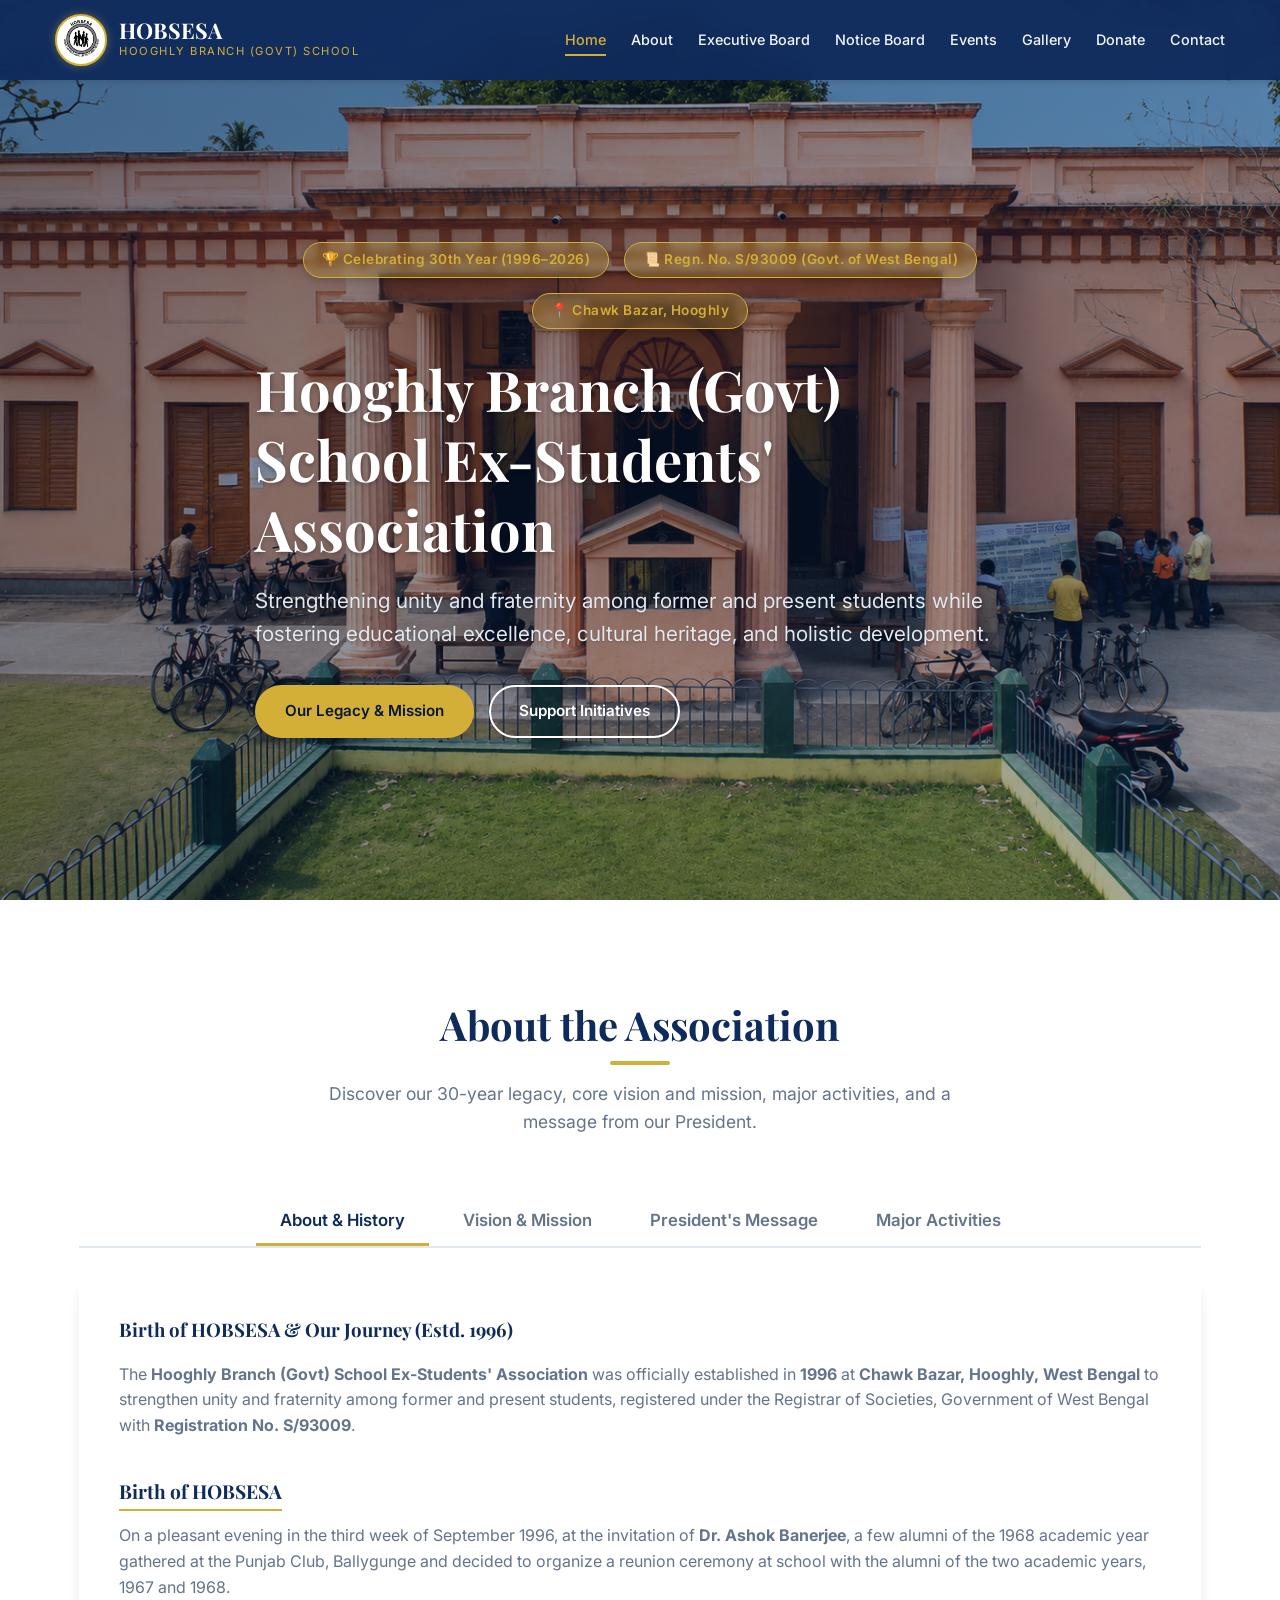
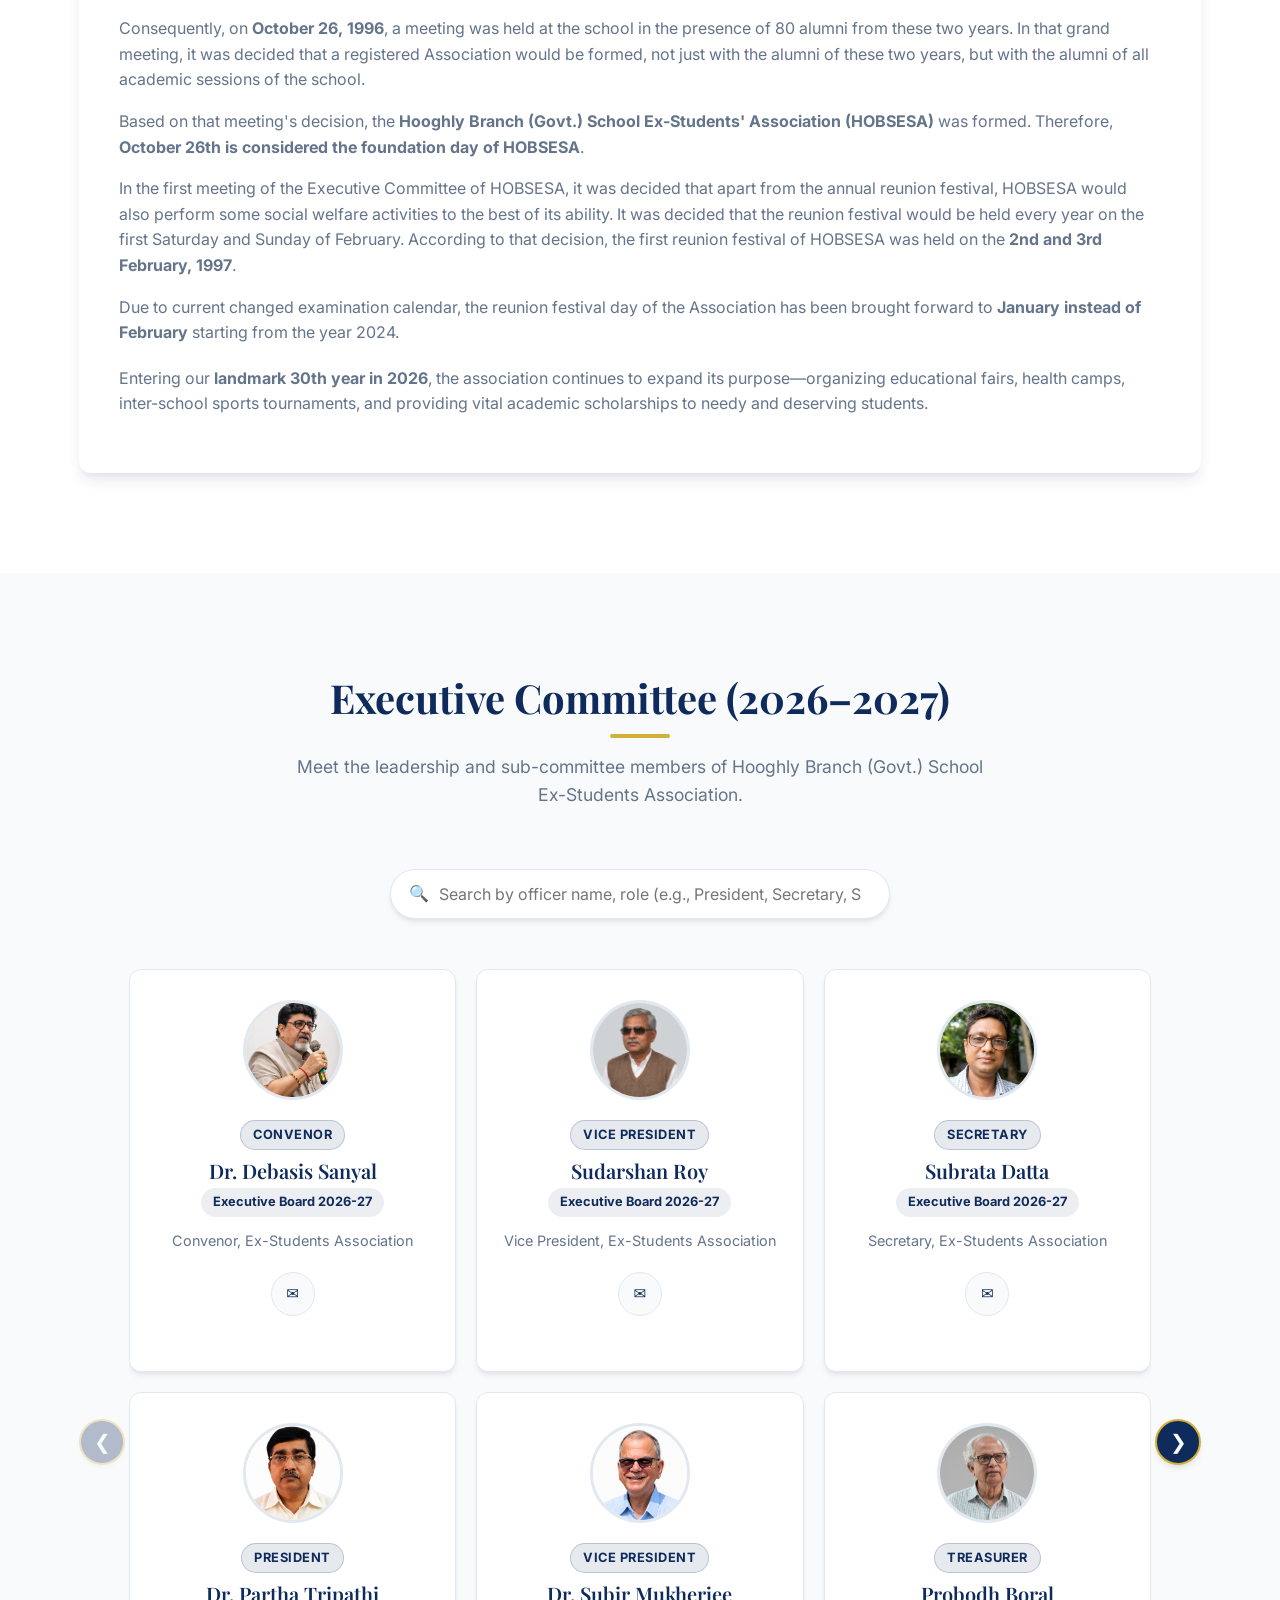
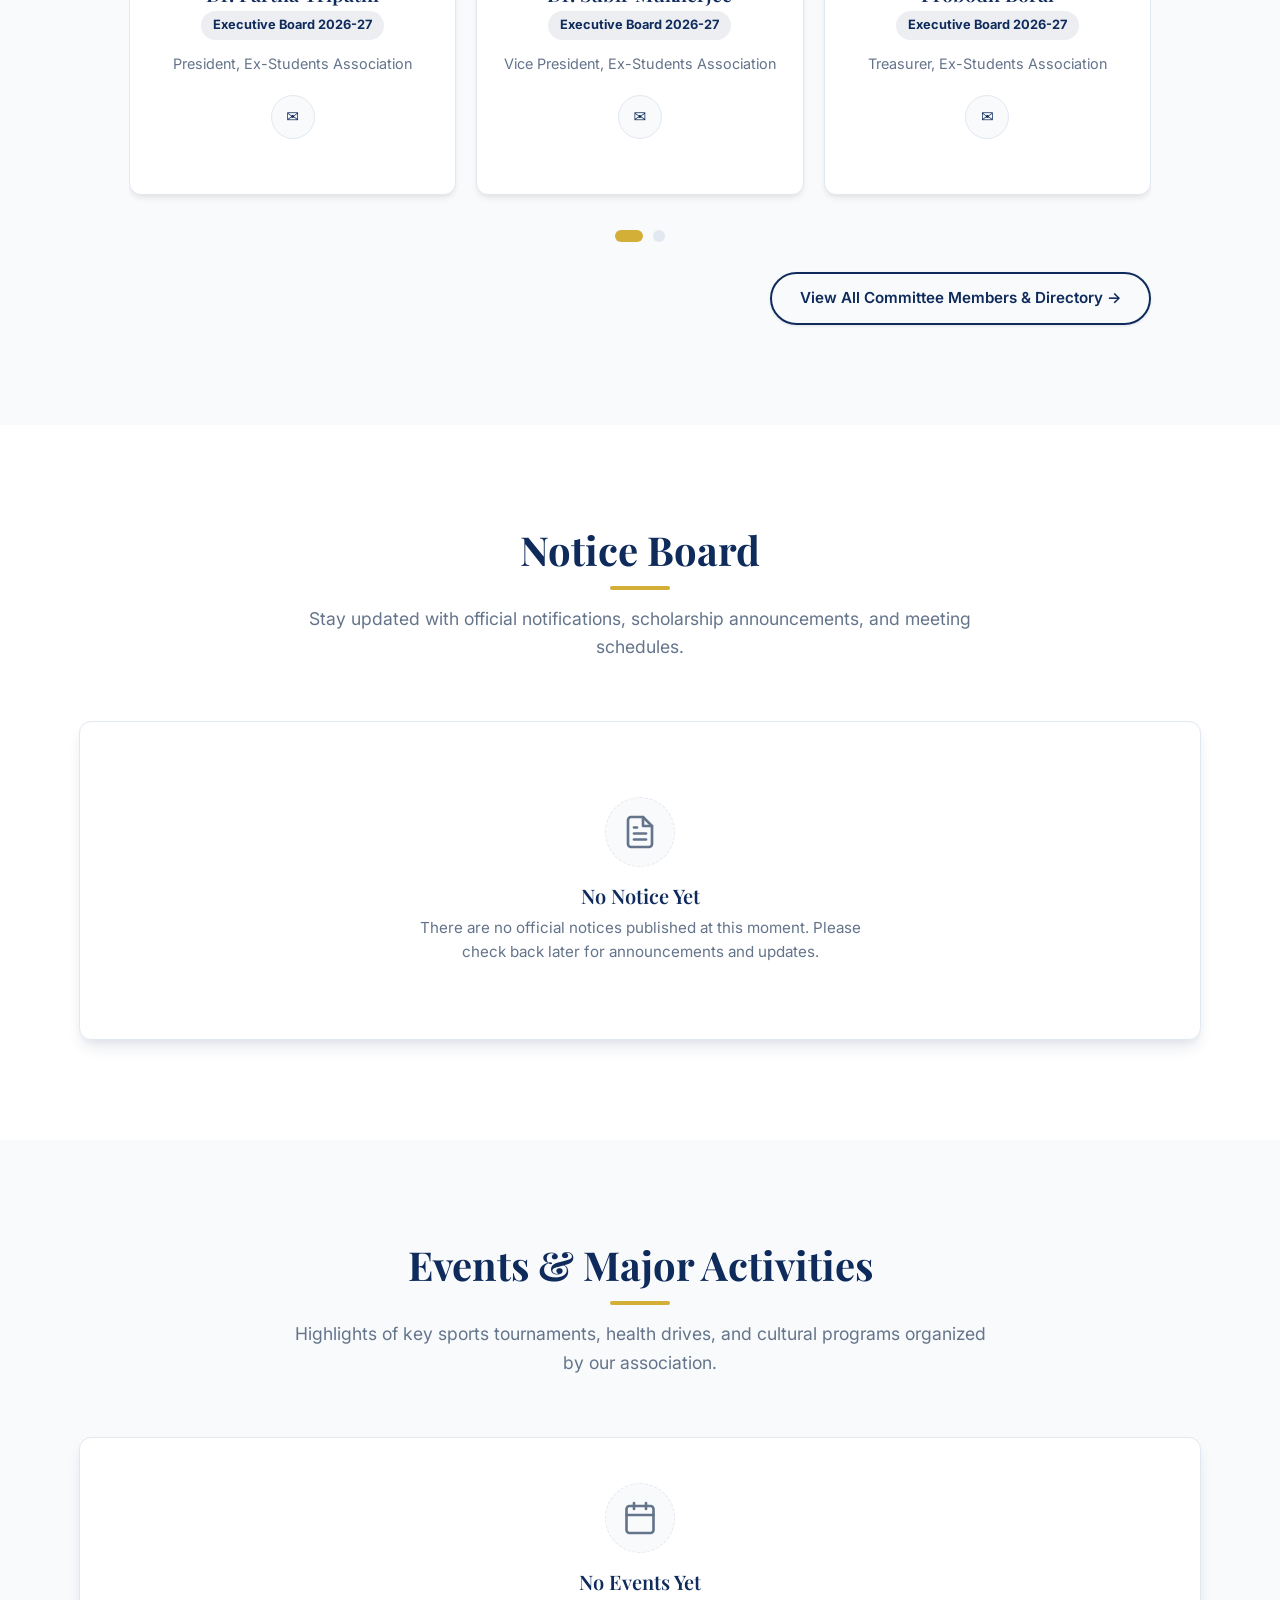
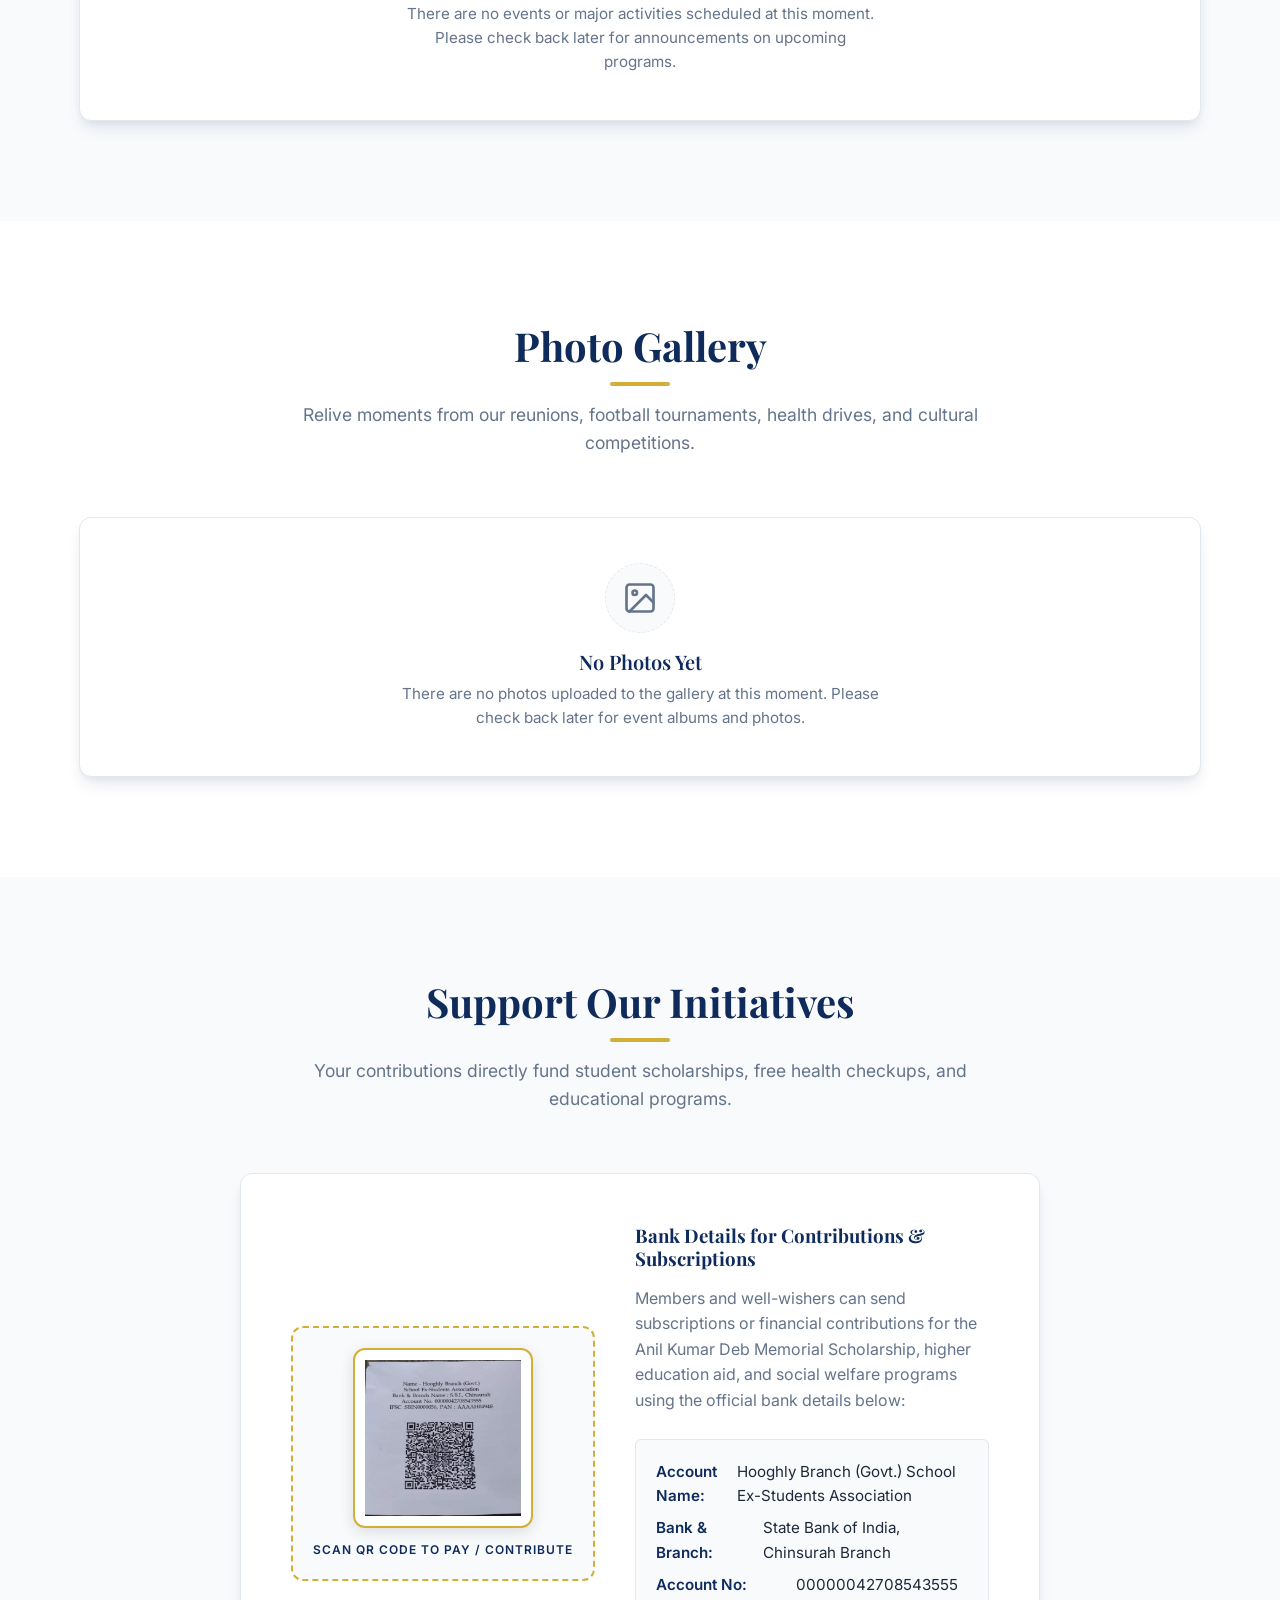
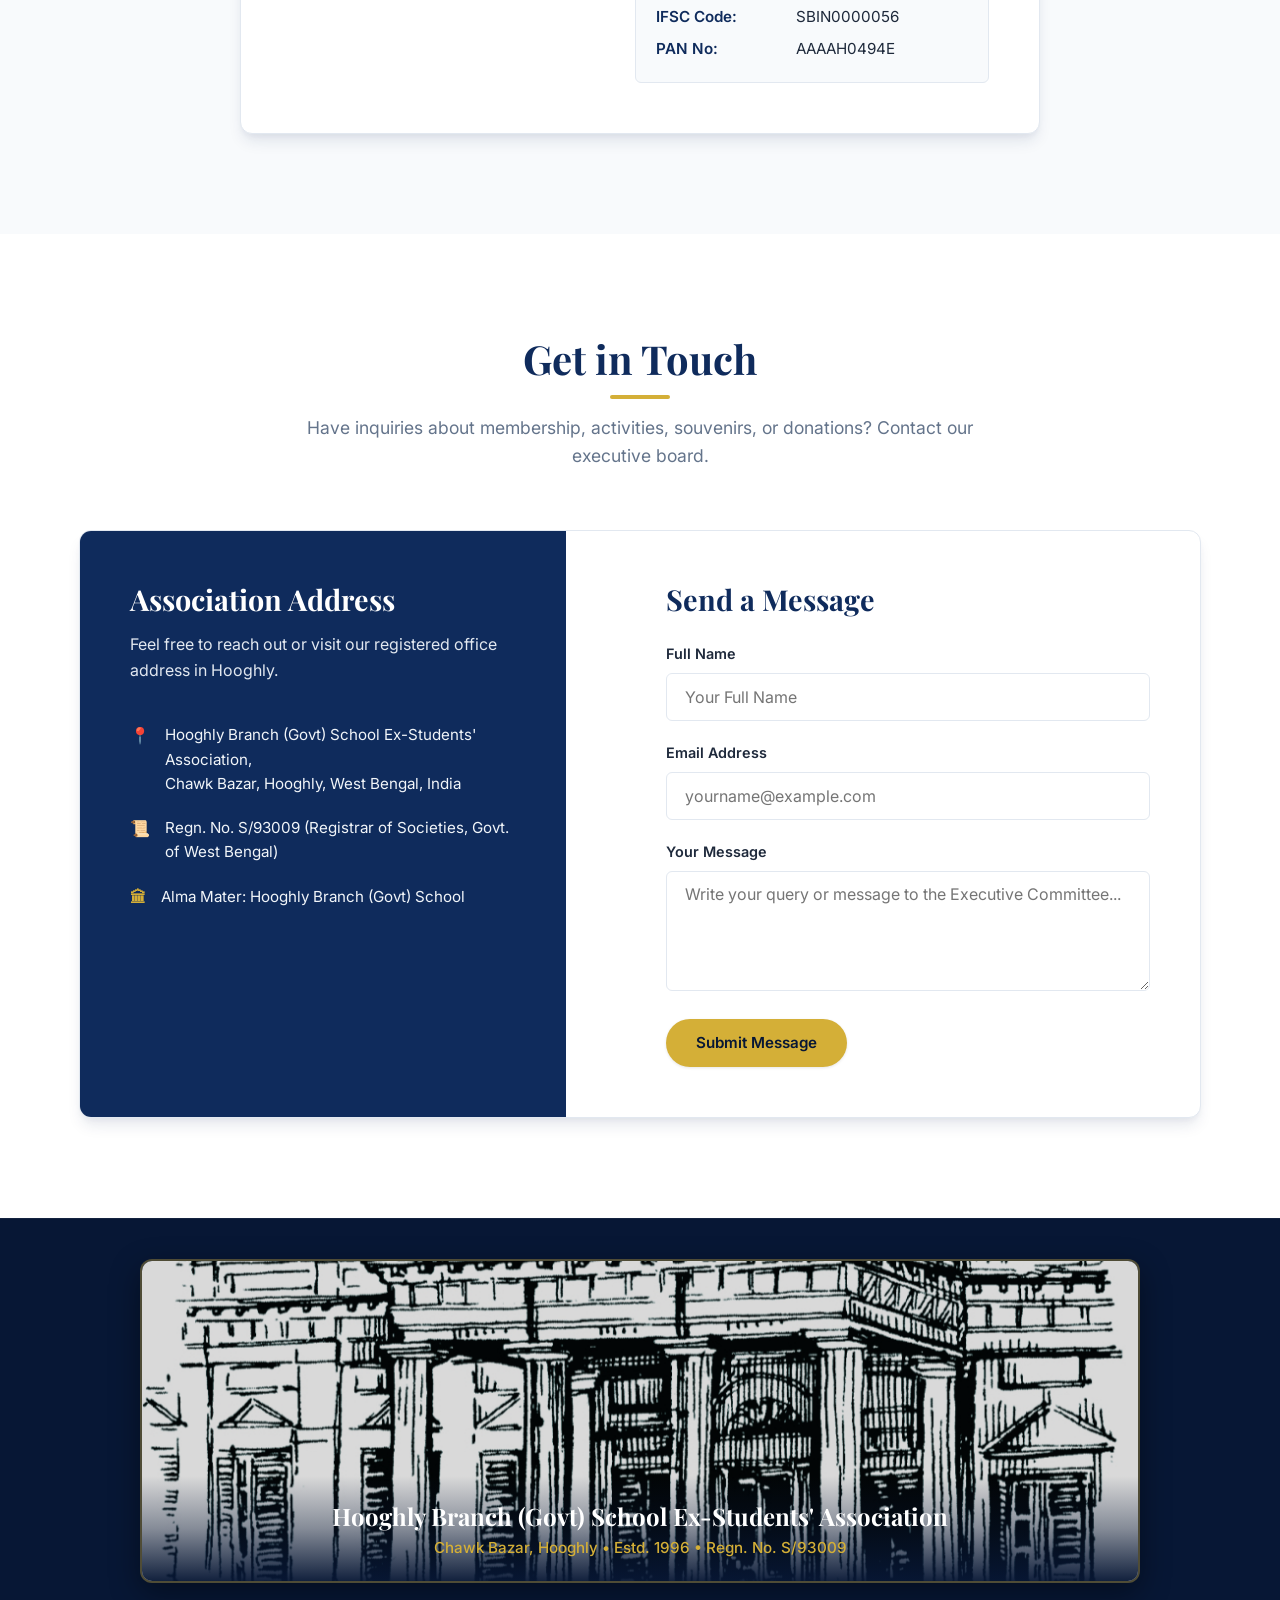
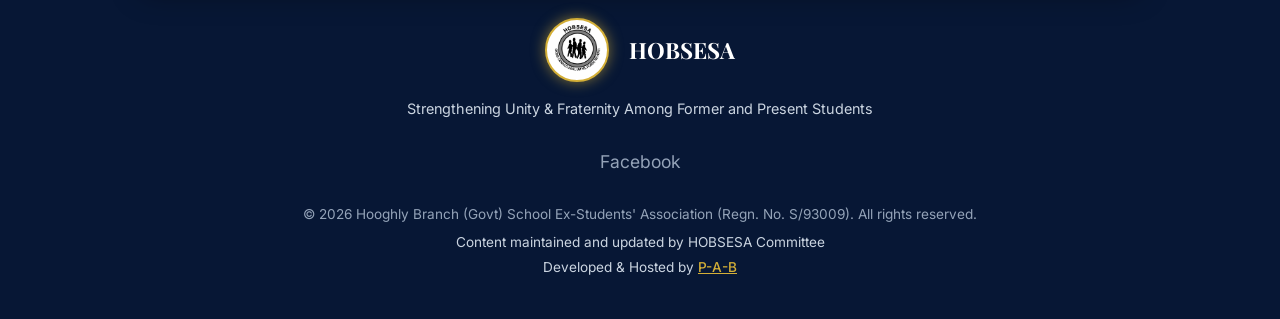
<file: index.html>
<!DOCTYPE html>
<html lang="en">

<head>
    <meta charset="UTF-8">
    <meta name="viewport" content="width=device-width, initial-scale=1.0">
    <meta name="description"
        content="Official website of Hooghly Branch (Govt) School Ex-Students' Association (Regn. No. S/93009). Established in 1996 at Chawk Bazar, Hooghly, West Bengal. Reconnecting alumni, rebuilding bonds, and supporting educational excellence.">
    <title>Hooghly Branch (Govt) School Ex-Students' Association</title>

    <!-- Google Fonts Preconnect for Mobile Performance -->
    <link rel="preconnect" href="https://fonts.googleapis.com">
    <link rel="preconnect" href="https://fonts.gstatic.com" crossorigin>

    <!-- CSS Stylesheet -->
    <link rel="stylesheet" href="css/style.css">
</head>

<body>

    <!-- ==========================================================================
         Sticky Navigation Header
         ========================================================================== -->
    <header class="header" id="header">
        <div class="container nav-container">
            <a href="#home" class="logo">
                <img src="info/img/logo_img.jpeg" alt="Hooghly Branch Govt School Ex-Students Association Logo"
                    class="nav-logo-img" width="48" height="48">
                <div class="logo-text">
                    <h1>HOBSESA</h1>
                    <p>Hooghly Branch (Govt) School</p>
                </div>
            </a>

            <nav>
                <ul class="nav-menu" id="nav-menu">
                    <li><a href="#home" class="nav-link active">Home</a></li>
                    <li><a href="#about" class="nav-link">About</a></li>
                    <li><a href="#members" class="nav-link">Executive Board</a></li>
                    <li><a href="#notices" class="nav-link">Notice Board</a></li>
                    <li><a href="#events" class="nav-link">Events</a></li>
                    <li><a href="#gallery" class="nav-link">Gallery</a></li>
                    <li><a href="#donate" class="nav-link">Donate</a></li>
                    <li><a href="#contact" class="nav-link">Contact</a></li>
                </ul>
            </nav>

            <button class="nav-toggle" id="nav-toggle" aria-label="Toggle navigation menu" aria-expanded="false"
                aria-controls="nav-menu">
                <span></span>
                <span></span>
                <span></span>
            </button>
        </div>
    </header>

    <!-- ==========================================================================
         1. Home / Hero Section
         ========================================================================== -->
    <section class="hero" id="home">
        <div class="hero-overlay"></div>
        <div class="container hero-content">
            <div class="hero-badges">
                <span class="hero-badge">🏆 Celebrating 30th Year (1996–2026)</span>
                <span class="hero-badge">📜 Regn. No. S/93009 (Govt. of West Bengal)</span>
                <span class="hero-badge">📍 Chawk Bazar, Hooghly</span>
            </div>
            <h2>Hooghly Branch (Govt) School Ex-Students' Association</h2>
            <p>Strengthening unity and fraternity among former and present students while fostering educational
                excellence, cultural heritage, and holistic development.</p>
            <div class="hero-buttons">
                <a href="#about" class="btn btn-primary">Our Legacy & Mission</a>
                <a href="#donate" class="btn btn-secondary">Support Initiatives</a>
            </div>
        </div>
    </section>

    <!-- ==========================================================================
         2. About Section
         ========================================================================== -->
    <section class="section" id="about">
        <div class="container">
            <div class="section-header">
                <h2>About the Association</h2>
                <p>Discover our 30-year legacy, core vision and mission, major activities, and a message from our
                    President.</p>
            </div>

            <div class="about-tabs-container">
                <!-- Tab Buttons -->
                <div class="about-tabs">
                    <button class="tab-btn active" data-tab="tab-history">About & History</button>
                    <button class="tab-btn" data-tab="tab-vision">Vision & Mission</button>
                    <button class="tab-btn" data-tab="tab-message">President's Message</button>
                    <button class="tab-btn" data-tab="tab-activities">Major Activities</button>
                </div>

                <!-- Tab Content Pane: History -->
                <div class="tab-content">
                    <div class="tab-pane active" id="tab-history">
                        <div class="about-history">
                            <h3>Birth of HOBSESA & Our Journey (Estd. 1996)</h3>
                            <p>The <strong>Hooghly Branch (Govt) School Ex-Students' Association</strong> was officially
                                established in <strong>1996</strong> at <strong>Chawk Bazar, Hooghly, West
                                    Bengal</strong> to strengthen unity and fraternity among former and present
                                students, registered under the Registrar of Societies, Government of West Bengal with
                                <strong>Registration No. S/93009</strong>.
                            </p>

                            <div class="read-more-wrapper">
                                <button type="button" class="btn-read-more" id="btn-history-read-more"
                                    aria-expanded="false" aria-controls="history-more-content">
                                    <span class="btn-read-text">Read Full History & Birth of HOBSESA</span>
                                    <span class="btn-read-icon">↓</span>
                                </button>
                            </div>

                            <div class="history-more-content" id="history-more-content">
                                <h4
                                    style="margin-top: 25px; margin-bottom: 12px; color: var(--color-primary); font-size: 1.2rem; border-bottom: 2px solid var(--color-accent); padding-bottom: 6px; display: inline-block;">
                                    Birth of HOBSESA</h4>
                                <p>On a pleasant evening in the third week of September 1996, at the invitation of
                                    <strong>Dr. Ashok Banerjee</strong>, a few alumni of the 1968 academic year gathered
                                    at the Punjab Club, Ballygunge and decided to organize a reunion ceremony at school
                                    with the alumni of the two academic years, 1967 and 1968.
                                </p>
                                <p>Consequently, on <strong>October 26, 1996</strong>, a meeting was held at the school
                                    in the presence of 80 alumni from these two years. In that grand meeting, it was
                                    decided that a registered Association would be formed, not just with the alumni of
                                    these two years, but with the alumni of all academic sessions of the school.</p>
                                <p>Based on that meeting's decision, the <strong>Hooghly Branch (Govt.) School
                                        Ex-Students' Association (HOBSESA)</strong> was formed. Therefore,
                                    <strong>October 26th is considered the foundation day of HOBSESA</strong>.
                                </p>
                                <p>In the first meeting of the Executive Committee of HOBSESA, it was decided that apart
                                    from the annual reunion festival, HOBSESA would also perform some social welfare
                                    activities to the best of its ability. It was decided that the reunion festival
                                    would be held every year on the first Saturday and Sunday of February. According to
                                    that decision, the first reunion festival of HOBSESA was held on the <strong>2nd and
                                        3rd February, 1997</strong>.</p>
                                <p>Due to current changed examination calendar, the reunion festival day of the
                                    Association has been brought forward to <strong>January instead of February</strong>
                                    starting from the year 2024.</p>

                                <p style="margin-top: 20px;">Entering our <strong>landmark 30th year in 2026</strong>,
                                    the association continues to expand its purpose—organizing educational fairs, health
                                    camps, inter-school sports tournaments, and providing vital academic scholarships to
                                    needy and deserving students.</p>
                            </div>
                        </div>
                    </div>

                    <!-- Tab Content Pane: Vision & Mission -->
                    <div class="tab-pane" id="tab-vision">
                        <div class="about-vision">
                            <h3>Vision</h3>
                            <p>To build a strong lifelong bond among alumni and current students while fostering
                                educational excellence, social responsibility, cultural heritage, and holistic
                                development.</p>

                            <h3 style="margin-top: 30px;">Mission</h3>
                            <ul>
                                <li>Strengthen unity and fraternity among ex- and present students.</li>
                                <li>Promote physical, mental, educational, and cultural development.</li>
                                <li>Encourage knowledge creation, exchange of ideas, and academic excellence.</li>
                                <li>Support students through educational and social initiatives.</li>
                            </ul>
                        </div>
                    </div>

                    <!-- Tab Content Pane: President's Message -->
                    <div class="tab-pane" id="tab-message">
                        <div class="president-message">
                            <div class="president-photo">
                                <img src="info/img/Ex_Members/President ( Dr Partha Tripathi ).png"
                                    alt="Dr. Partha Tripathi, President" loading="lazy" decoding="async" width="160"
                                    height="160">
                            </div>
                            <div class="message-quote">
                                <blockquote>
                                    "It gives me immense pleasure and a deep sense of pride to welcome you all to the
                                    official launch of the website of the Hooghly Branch Government School Ex-Students
                                    Association.<br><br>
                                    This platform is not merely a digital presence; it is a living bridge connecting
                                    generations of students who have walked through the corridors of our beloved
                                    institution. Our school has not only imparted education but has shaped values,
                                    character, and a lifelong sense of belonging.<br><br>
                                    Our Association, founded in 1996, has now proudly stepped into its 30th year—a
                                    significant milestone that reflects decades of unity, shared memories, and
                                    collective commitment. Beyond fellowship, we consistently engage in blood donation
                                    camps, health check-ups, thalassemia awareness, health quizzes, and awarding
                                    scholarships to needy and deserving students.<br><br>
                                    I invite all alumni to actively participate, enrich this platform, and help us build
                                    a stronger, more connected community."
                                </blockquote>
                                <cite>Dr. Partha Tripathi</cite>
                                <span>President, Hooghly Branch Government School Ex-Students Association</span>
                            </div>
                        </div>
                    </div>

                    <!-- Tab Content Pane: Major Activities -->
                    <div class="tab-pane" id="tab-activities">
                        <div class="about-activities">
                            <h3>Major Initiatives & Social Activities</h3>
                            <p>Our Association conducts a rich calendar of annual programs designed for academic
                                enhancement, community healthcare, sports development, and social welfare:</p>

                            <div class="activities-grid">
                                <div class="activity-card">
                                    <div class="activity-icon">🧠</div>
                                    <div class="activity-info">
                                        <h4>Inter-school Quiz Competition</h4>
                                        <p>Fostering academic curiosity, awareness, and healthy competition among
                                            students across schools in Hooghly.</p>
                                    </div>
                                </div>
                                <div class="activity-card">
                                    <div class="activity-icon">🔬</div>
                                    <div class="activity-info">
                                        <h4>Science Exhibition</h4>
                                        <p>Providing a creative platform for young innovators to demonstrate science
                                            projects and technological ideas.</p>
                                    </div>
                                </div>
                                <div class="activity-card">
                                    <div class="activity-icon">🩺</div>
                                    <div class="activity-info">
                                        <h4>Free Health Camp & Thalassemia Awareness</h4>
                                        <p>Conducting comprehensive health checkups, medical advice, and spreading
                                            critical thalassemia awareness.</p>
                                    </div>
                                </div>
                                <div class="activity-card">
                                    <div class="activity-icon">🎓</div>
                                    <div class="activity-info">
                                        <h4>Support for Higher Education</h4>
                                        <p>Guidance and financial support for meritorious students striving to pursue
                                            higher academic programs.</p>
                                    </div>
                                </div>
                            </div>

                            <div class="read-more-wrapper read-more-activities">
                                <button type="button" class="btn-read-more" id="btn-activities-read-more"
                                    aria-expanded="false" aria-controls="activities-more-content">
                                    <span class="btn-read-text">View All Major Activities</span>
                                    <span class="btn-read-icon">↓</span>
                                </button>
                            </div>

                            <div class="activities-more-content" id="activities-more-content">
                                <div class="activities-grid">
                                    <div class="activity-card">
                                        <div class="activity-icon">🏅</div>
                                        <div class="activity-info">
                                            <h4>Anil Kumar Deb Memorial Scholarship</h4>
                                            <p>Awarding scholarships to deserving and financially needy students to
                                                empower
                                                their educational journey.</p>
                                        </div>
                                    </div>
                                    <div class="activity-card">
                                        <div class="activity-icon">🎵</div>
                                        <div class="activity-info">
                                            <h4>Inter-school Music Competition</h4>
                                            <p>Promoting cultural heritage, vocal talents, and artistic expression among
                                                school students.</p>
                                        </div>
                                    </div>
                                    <div class="activity-card">
                                        <div class="activity-icon">💻</div>
                                        <div class="activity-info">
                                            <h4>Computer Education Mela</h4>
                                            <p>Exposing students to digital literacy, computer skills, software tools,
                                                and
                                                emerging technology careers.</p>
                                        </div>
                                    </div>
                                    <div class="activity-card">
                                        <div class="activity-icon">📜</div>
                                        <div class="activity-info">
                                            <h4>Prize Distribution to Successful Students</h4>
                                            <p>Recognizing and rewarding academic excellence and outstanding
                                                achievements in
                                                board examinations.</p>
                                        </div>
                                    </div>
                                    <div class="activity-card">
                                        <div class="activity-icon">🧥</div>
                                        <div class="activity-info">
                                            <h4>Blanket Distribution Camp</h4>
                                            <p>Winter humanitarian drive providing warm blankets and essentials to
                                                vulnerable individuals.</p>
                                        </div>
                                    </div>
                                    <div class="activity-card">
                                        <div class="activity-icon">🎨</div>
                                        <div class="activity-info">
                                            <h4>Sit and Draw Competition</h4>
                                            <p>Annual art and drawing contest encouraging creative imagination among
                                                young
                                                school children.</p>
                                        </div>
                                    </div>
                                    <div class="activity-card">
                                        <div class="activity-icon">📖</div>
                                        <div class="activity-info">
                                            <h4>Publication of Annual Souvenir</h4>
                                            <p>Publishing an annual souvenir containing literary contributions, reports,
                                                and
                                                historic photos.</p>
                                        </div>
                                    </div>
                                    <div class="activity-card">
                                        <div class="activity-icon">🎤</div>
                                        <div class="activity-info">
                                            <h4>Seminars & Workshops</h4>
                                            <p>Organizing educational seminars, carrier guidance workshops, and
                                                interactive
                                                alumni lectures.</p>
                                        </div>
                                    </div>
                                    <div class="activity-card">
                                        <div class="activity-icon">🩸</div>
                                        <div class="activity-info">
                                            <h4>Blood Donation Camp</h4>
                                            <p>Organizing life-saving blood donation drives with voluntary participation
                                                from members and citizens.</p>
                                        </div>
                                    </div>
                                    <div class="activity-card">
                                        <div class="activity-icon">⚽</div>
                                        <div class="activity-info">
                                            <h4>Football Coaching Camp & Invitational Tournament</h4>
                                            <p>Running football coaching camps & organizing the prestigious Surajit
                                                Sengupta
                                                & Ashwini Barat Inter-School Invitational Football Tournament.</p>
                                        </div>
                                    </div>
                                </div>
                            </div>
                        </div>
                    </div>
                </div>
            </div>
        </div>
    </section>
    <!-- <meta>Developed by Mr. Diptadeep Mondal And Assist By Mr. Rudranil Das Seal </meta> -->
    <!-- ==========================================================================
         3. Executive Committee & Members Section
         ========================================================================== -->
    <section class="section" id="members">
        <div class="container">
            <div class="section-header">
                <h2>Executive Committee (2026–2027)</h2>
                <p>Meet the leadership and sub-committee members of Hooghly Branch (Govt.) School Ex-Students
                    Association.</p>
            </div>

            <div class="members-search-wrapper">
                <div class="search-container">
                    <span class="search-icon">🔍</span>
                    <input type="text" id="member-search-input" class="search-input"
                        placeholder="Search by officer name, role (e.g., President, Secretary, Sports)...">
                </div>
            </div>

            <div class="members-slider-wrapper">
                <button id="members-prev" class="members-slide-btn prev-btn"
                    aria-label="Slide Executive Board Left">&#10094;</button>
                <button id="members-next" class="members-slide-btn next-btn"
                    aria-label="Slide Executive Board Right">&#10095;</button>

                <div class="members-slider-container">
                    <div class="members-grid-track" id="members-track">
                        <!-- Member Card 1: Convenor -->
                        <div class="member-card">
                            <div class="member-avatar">
                                <img src="info/img/Ex_Members/Convenor ( Dr Debasis Sanyal ).png"
                                    alt="Dr. Debasis Sanyal">
                            </div>
                            <span class="member-role">Convenor</span>
                            <h3 class="member-name">Dr. Debasis Sanyal</h3>
                            <span class="member-batch">Executive Board 2026-27</span>
                            <p class="member-occupation">Convenor, Ex-Students Association</p>
                            <div class="member-connect">
                                <a href="#contact" class="social-icon" aria-label="Contact">✉</a>
                            </div>
                        </div>

                        <!-- Member Card 2: President -->
                        <div class="member-card">
                            <div class="member-avatar">
                                <img src="info/img/Ex_Members/President ( Dr Partha Tripathi ).png"
                                    alt="Dr. Partha Tripathi">
                            </div>
                            <span class="member-role">President</span>
                            <h3 class="member-name">Dr. Partha Tripathi</h3>
                            <span class="member-batch">Executive Board 2026-27</span>
                            <p class="member-occupation">President, Ex-Students Association</p>
                            <div class="member-connect">
                                <a href="#contact" class="social-icon" aria-label="Contact">✉</a>
                            </div>
                        </div>

                        <!-- Member Card 3: Vice President 1 -->
                        <div class="member-card">
                            <div class="member-avatar">
                                <img src="info/img/Ex_Members/Sudarshan Roy(vice president).png" alt="Sudarshan Roy">
                            </div>
                            <span class="member-role">Vice President</span>
                            <h3 class="member-name">Sudarshan Roy</h3>
                            <span class="member-batch">Executive Board 2026-27</span>
                            <p class="member-occupation">Vice President, Ex-Students Association</p>
                            <div class="member-connect">
                                <a href="#contact" class="social-icon" aria-label="Contact">✉</a>
                            </div>
                        </div>

                        <!-- Member Card 4: Vice President 2 -->
                        <div class="member-card">
                            <div class="member-avatar">
                                <img src="info/img/Ex_Members/Vice President ( Dr.Subir Mukherjee ).png"
                                    alt="Dr. Subir Mukherjee">
                            </div>
                            <span class="member-role">Vice President</span>
                            <h3 class="member-name">Dr. Subir Mukherjee</h3>
                            <span class="member-batch">Executive Board 2026-27</span>
                            <p class="member-occupation">Vice President, Ex-Students Association</p>
                            <div class="member-connect">
                                <a href="#contact" class="social-icon" aria-label="Contact">✉</a>
                            </div>
                        </div>

                        <!-- Member Card 5: Secretary -->
                        <div class="member-card">
                            <div class="member-avatar">
                                <img src="info/img/Ex_Members/Secretary ( Subrata Datta ).png" alt="Subrata Datta">
                            </div>
                            <span class="member-role">Secretary</span>
                            <h3 class="member-name">Subrata Datta</h3>
                            <span class="member-batch">Executive Board 2026-27</span>
                            <p class="member-occupation">Secretary, Ex-Students Association</p>
                            <div class="member-connect">
                                <a href="#contact" class="social-icon" aria-label="Contact">✉</a>
                            </div>
                        </div>

                        <!-- Member Card 6: Treasurer -->
                        <div class="member-card">
                            <div class="member-avatar">
                                <img src="info/img/Ex_Members/Treasurer ( Probodh Boral ).png" alt="Probodh Boral">
                            </div>
                            <span class="member-role">Treasurer</span>
                            <h3 class="member-name">Probodh Boral</h3>
                            <span class="member-batch">Executive Board 2026-27</span>
                            <p class="member-occupation">Treasurer, Ex-Students Association</p>
                            <div class="member-connect">
                                <a href="#contact" class="social-icon" aria-label="Contact">✉</a>
                            </div>
                        </div>

                        <!-- Member Card 7: Coordinator -->
                        <div class="member-card">
                            <div class="member-avatar">
                                <img src="info/img/Ex_Members/Coordinator ( Mirajul Mojahar ).png"
                                    alt="Mirajul Mojahar">
                            </div>
                            <span class="member-role">Coordinator</span>
                            <h3 class="member-name">Mirajul Mojahar</h3>
                            <span class="member-batch">Executive Board 2026-27</span>
                            <p class="member-occupation">Coordinator, Ex-Students Association</p>
                            <div class="member-connect">
                                <a href="#contact" class="social-icon" aria-label="Contact">✉</a>
                            </div>
                        </div>

                        <!-- Member Card 8: Reunion Sub-committee -->
                        <div class="member-card">
                            <div class="member-avatar duo-avatar">
                                <img src="info/img/Ex_Members/Reunion Sub-Committee ( Shekhar Roy ).png"
                                    alt="Sekhar Roy">
                                <img src="info/img/Ex_Members/Reunion Sub-Committee ( Ashim Das ).png" alt="Asim Das">
                            </div>
                            <span class="member-role">Reunion Sub-Committee</span>
                            <h3 class="member-name">Sekhar Roy & Asim Das</h3>
                            <span class="member-batch">Executive Board 2026-27</span>
                            <p class="member-occupation">Reunion & Alumni Meet Coordinators</p>
                            <div class="member-connect">
                                <a href="#contact" class="social-icon" aria-label="Contact">✉</a>
                            </div>
                        </div>

                        <!-- Member Card 9: Sports Sub-committee -->
                        <div class="member-card">
                            <div class="member-avatar duo-avatar">
                                <img src="info/img/Ex_Members/Sports Sub-Committee ( Sarbajit Sengupta ).png"
                                    alt="Sarbajit Sengupta">
                                <img src="info/img/Ex_Members/Sports Sub-Committee ( Tirtha Pratim Mitra ).png"
                                    alt="Tirtha Pratim Mitra">
                            </div>
                            <span class="member-role">Sports Sub-Committee</span>
                            <h3 class="member-name">Sarbajit Sengupta & Tirtha Pratim Mitra</h3>
                            <span class="member-batch">Executive Board 2026-27</span>
                            <p class="member-occupation">Sports & Football Tournament Leads</p>
                            <div class="member-connect">
                                <a href="#contact" class="social-icon" aria-label="Contact">✉</a>
                            </div>
                        </div>

                        <!-- Member Card 10: Reception & Souvenir Sub-committee -->
                        <div class="member-card">
                            <div class="member-avatar duo-avatar">
                                <img src="info/img/Ex_Members/Reception & Souvenir ( Shubhadip Adhikari ).png"
                                    alt="Shuvadip Adhikari">
                                <img src="info/img/Ex_Members/Reception & Souvenir ( Sounak Banerjee ).png"
                                    alt="Sounak Banerjee">
                            </div>
                            <span class="member-role">Reception & Souvenir</span>
                            <h3 class="member-name">Shuvadip Adhikari & Sounak Banerjee</h3>
                            <span class="member-batch">Executive Board 2026-27</span>
                            <p class="member-occupation">Reception & Annual Souvenir Editors</p>
                            <div class="member-connect">
                                <a href="#contact" class="social-icon" aria-label="Contact">✉</a>
                            </div>
                        </div>

                        <!-- Member Card 11: Cultural Sub-committee -->
                        <div class="member-card">
                            <div class="member-avatar duo-avatar">
                                <img src="info/img/Ex_Members/Cultural Sub-Committee ( Dr Soumitra Narayan Sur ).png"
                                    alt="Dr. Soumitra N. Sur">
                                <img src="info/img/Ex_Members/Cultural Sub-Committee ( Sandip kumar Chatterjee ).png"
                                    alt="Sandip Chatterjee">
                            </div>
                            <span class="member-role">Cultural Sub-Committee</span>
                            <h3 class="member-name">Dr. Soumitra N. Sur & Sandip kumar Chatterjee</h3>
                            <span class="member-batch">Executive Board 2026-27</span>
                            <p class="member-occupation">Cultural Affairs & Fests Convenors</p>
                            <div class="member-connect">
                                <a href="#contact" class="social-icon" aria-label="Contact">✉</a>
                            </div>
                        </div>

                        <!-- Member Card 12: E-Governance -->
                        <div class="member-card">
                            <div class="member-avatar">
                                <img src="info/img/Ex_Members/E-Governance ( Jaydeep Roychoudhuri ).png"
                                    alt="Joydeep Roychoudhury">
                            </div>
                            <span class="member-role">E-Governance</span>
                            <h3 class="member-name">Joydeep Roychoudhury</h3>
                            <span class="member-batch">Executive Board 2026-27</span>
                            <p class="member-occupation">Digital Infrastructure & E-Governance Lead</p>
                            <div class="member-connect">
                                <a href="#contact" class="social-icon" aria-label="Contact">✉</a>
                            </div>
                        </div>
                    </div>
                </div>

                <div class="members-pagination" id="members-pagination">
                    <span class="pagination-dot active" data-index="0"></span>
                    <span class="pagination-dot" data-index="1"></span>
                </div>

                <div class="members-footer-action">
                    <a href="members.html" class="btn btn-outline-navy" target="_blank">View All Committee Members &
                        Directory &rarr;</a>
                </div>
            </div>
        </div>
    </section>

    <!-- ==========================================================================
         4. Notice Board Section
         ========================================================================== -->
    <section class="section" id="notices">
        <div class="container">
            <div class="section-header">
                <h2>Notice Board</h2>
                <p>Stay updated with official notifications, scholarship announcements, and meeting schedules.</p>
            </div>

            <div class="notice-board">
                <div class="notice-empty">
                    <div class="notice-empty-icon">
                        <svg xmlns="http://www.w3.org/2000/svg" width="36" height="36" viewBox="0 0 24 24" fill="none"
                            stroke="currentColor" stroke-width="1.75" stroke-linecap="round" stroke-linejoin="round">
                            <path d="M14 2H6a2 2 0 0 0-2 2v16a2 2 0 0 0 2 2h12a2 2 0 0 0 2-2V8z"></path>
                            <polyline points="14 2 14 8 20 8"></polyline>
                            <line x1="16" y1="13" x2="8" y2="13"></line>
                            <line x1="16" y1="17" x2="8" y2="17"></line>
                            <polyline points="10 9 9 9 8 9"></polyline>
                        </svg>
                    </div>
                    <h3>No Notice Yet</h3>
                    <p>There are no official notices published at this moment. Please check back later for announcements
                        and updates.</p>
                </div>
            </div>
        </div>
    </section>

    <!-- ==========================================================================
         5. Events Section
         ========================================================================== -->
    <section class="section" id="events">
        <div class="container">
            <div class="section-header">
                <h2>Events & Major Activities</h2>
                <p>Highlights of key sports tournaments, health drives, and cultural programs organized by our
                    association.</p>
            </div>

            <div class="events-wrapper">
                <div class="events-empty">
                    <div class="events-empty-icon">
                        <svg xmlns="http://www.w3.org/2000/svg" width="36" height="36" viewBox="0 0 24 24" fill="none"
                            stroke="currentColor" stroke-width="1.75" stroke-linecap="round" stroke-linejoin="round">
                            <rect x="3" y="4" width="18" height="18" rx="2" ry="2"></rect>
                            <line x1="16" y1="2" x2="16" y2="6"></line>
                            <line x1="8" y1="2" x2="8" y2="6"></line>
                            <line x1="3" y1="10" x2="21" y2="10"></line>
                        </svg>
                    </div>
                    <h3>No Events Yet</h3>
                    <p>There are no events or major activities scheduled at this moment. Please check back later for
                        announcements on upcoming programs.</p>
                </div>
            </div>
        </div>
    </section>

    <!-- ==========================================================================
         6. Gallery Section
         ========================================================================== -->
    <section class="section" id="gallery">
        <div class="container">
            <div class="section-header">
                <h2>Photo Gallery</h2>
                <p>Relive moments from our reunions, football tournaments, health drives, and cultural competitions.</p>
            </div>

            <div class="gallery-empty">
                <div class="gallery-empty-icon">
                    <svg xmlns="http://www.w3.org/2000/svg" width="36" height="36" viewBox="0 0 24 24" fill="none"
                        stroke="currentColor" stroke-width="1.75" stroke-linecap="round" stroke-linejoin="round">
                        <rect x="3" y="3" width="18" height="18" rx="2" ry="2"></rect>
                        <circle cx="8.5" cy="8.5" r="1.5"></circle>
                        <polyline points="21 15 16 10 5 21"></polyline>
                    </svg>
                </div>
                <h3>No Photos Yet</h3>
                <p>There are no photos uploaded to the gallery at this moment. Please check back later for event albums
                    and photos.</p>
            </div>
        </div>
    </section>

    <!-- ==========================================================================
         8. Subscription / Bank Details & Donation Section
         ========================================================================== -->
    <section class="section" id="donate">
        <div class="container">
            <div class="section-header">
                <h2>Support Our Initiatives</h2>
                <p>Your contributions directly fund student scholarships, free health checkups, and educational
                    programs.</p>
            </div>

            <div class="donate-wrapper">
                <div class="donate-qr-box">
                    <img src="info/img/qr code.jpeg" alt="Official Bank Contribution QR Code" class="qr-code-img"
                        loading="lazy" decoding="async" width="220" height="220">
                    <p class="qr-label">Scan QR Code to Pay / Contribute</p>
                </div>
                <div class="donate-info">
                    <h3>Bank Details for Contributions & Subscriptions</h3>
                    <p>Members and well-wishers can send subscriptions or financial contributions for the Anil Kumar Deb
                        Memorial Scholarship, higher education aid, and social welfare programs using the official bank
                        details below:</p>

                    <div class="bank-details">
                        <div class="bank-row">
                            <span class="bank-label">Account Name:</span>
                            <span class="bank-val">Hooghly Branch (Govt.) School Ex-Students Association</span>
                        </div>
                        <div class="bank-row">
                            <span class="bank-label">Bank & Branch:</span>
                            <span class="bank-val">State Bank of India, Chinsurah Branch</span>
                        </div>
                        <div class="bank-row">
                            <span class="bank-label">Account No:</span>
                            <span class="bank-val">00000042708543555</span>
                        </div>
                        <div class="bank-row">
                            <span class="bank-label">IFSC Code:</span>
                            <span class="bank-val">SBIN0000056</span>
                        </div>
                        <div class="bank-row">
                            <span class="bank-label">PAN No:</span>
                            <span class="bank-val">AAAAH0494E</span>
                        </div>
                    </div>
                </div>
            </div>
        </div>
    </section>

    <!-- ==========================================================================
         9. Contact Section
         ========================================================================== -->
    <section class="section" id="contact">
        <div class="container">
            <div class="section-header">
                <h2>Get in Touch</h2>
                <p>Have inquiries about membership, activities, souvenirs, or donations? Contact our executive board.
                </p>
            </div>

            <div class="contact-grid">
                <div class="contact-info-panel">
                    <div>
                        <h3>Association Address</h3>
                        <p>Feel free to reach out or visit our registered office address in Hooghly.</p>

                        <div class="contact-details">
                            <div class="contact-detail-item">
                                <span class="icon">📍</span>
                                <span class="text">Hooghly Branch (Govt) School Ex-Students' Association,<br>Chawk
                                    Bazar, Hooghly, West Bengal, India</span>
                            </div>
                            <div class="contact-detail-item">
                                <span class="icon">📜</span>
                                <span class="text">Regn. No. S/93009 (Registrar of Societies, Govt. of West
                                    Bengal)</span>
                            </div>
                            <div class="contact-detail-item">
                                <span class="icon">🏛</span>
                                <span class="text">Alma Mater: Hooghly Branch (Govt) School</span>
                            </div>
                        </div>
                    </div>


                </div>

                <div class="contact-form-panel">
                    <h3>Send a Message</h3>
                    <iframe name="contact-form-iframe" id="contact-form-iframe" style="display: none;"></iframe>
                    <form id="contact-form" action="https://formsubmit.co/hobsesa.org@gmail.com" method="POST" target="contact-form-iframe"
                        novalidate>
                        <!-- FormSubmit Configuration -->
                        <input type="hidden" name="_captcha" value="false">
                        <input type="hidden" name="_subject" value="New Contact Message - HOBSESA Website">
                        <input type="hidden" name="_template" value="table">

                        <div class="form-group">
                            <label for="contact-name" class="form-label">Full Name</label>
                            <input type="text" id="contact-name" name="name" class="form-control"
                                placeholder="Your Full Name">
                            <span class="form-feedback"></span>
                        </div>
                        <div class="form-group">
                            <label for="contact-email" class="form-label">Email Address</label>
                            <input type="email" id="contact-email" name="email" class="form-control"
                                placeholder="yourname@example.com">
                            <span class="form-feedback"></span>
                        </div>
                        <div class="form-group">
                            <label for="contact-message" class="form-label">Your Message</label>
                            <textarea id="contact-message" name="message" class="form-control"
                                placeholder="Write your query or message to the Executive Committee..."></textarea>
                            <span class="form-feedback"></span>
                        </div>

                        <button type="submit" id="contact-submit-btn" class="btn btn-primary"
                            style="width: auto;">Submit Message</button>
                        <div id="form-success-message" class="form-feedback"></div>
                    </form>
                </div>
            </div>
        </div>
    </section>

    <!-- ==========================================================================
         Footer Section (Includes Landmark Image info/img/footer_img.jpeg)
         ========================================================================== -->
    <footer class="footer">
        <div class="container">
            <!-- Footer Banner Landmark Image -->
            <div class="footer-banner-container">
                <img src="info/img/footer_img.jpeg" alt="Hooghly Branch Govt School Landmark" class="footer-banner-img"
                    loading="lazy" decoding="async" width="1000" height="320">
                <div class="footer-banner-overlay">
                    <h3>Hooghly Branch (Govt) School Ex-Students' Association</h3>
                    <p>Chawk Bazar, Hooghly • Estd. 1996 • Regn. No. S/93009</p>
                </div>
            </div>

            <div class="footer-logo">
                <img src="info/img/logo_img.jpeg" alt="Association Logo" class="footer-logo-img" loading="lazy"
                    decoding="async" width="64" height="64">
                <h2 style="margin-left: 10px;">HOBSESA</h2>
            </div>
            <p style="color: #cbd5e1; margin-top: 5px;">Strengthening Unity & Fraternity Among Former and Present
                Students</p>
            <div class="footer-socials">
                <a href="#" aria-label="Facebook">Facebook</a>
            </div>
            <p style="font-size: 0.85rem; color: #94a3b8; margin-top: 15px;">&copy; 2026 Hooghly Branch (Govt) School
                Ex-Students' Association (Regn. No. S/93009). All rights reserved.</p>
            <p style="font-size: 0.85rem; color: #cbd5e1; margin-top: 6px;">Content maintained and updated by HOBSESA
                Committee</p>
            <p style="font-size: 0.85rem; color: #cbd5e1; margin-top: 4px;">Developed &amp; Hosted by <a
                    href="mailto:pab2026pab@gmail.com" class="pab-link">P-A-B</a></p>
        </div>
    </footer>

    <!-- Vanilla Javascript Logic -->
    <script src="js/main.js"></script>
</body>

</html>
</file>
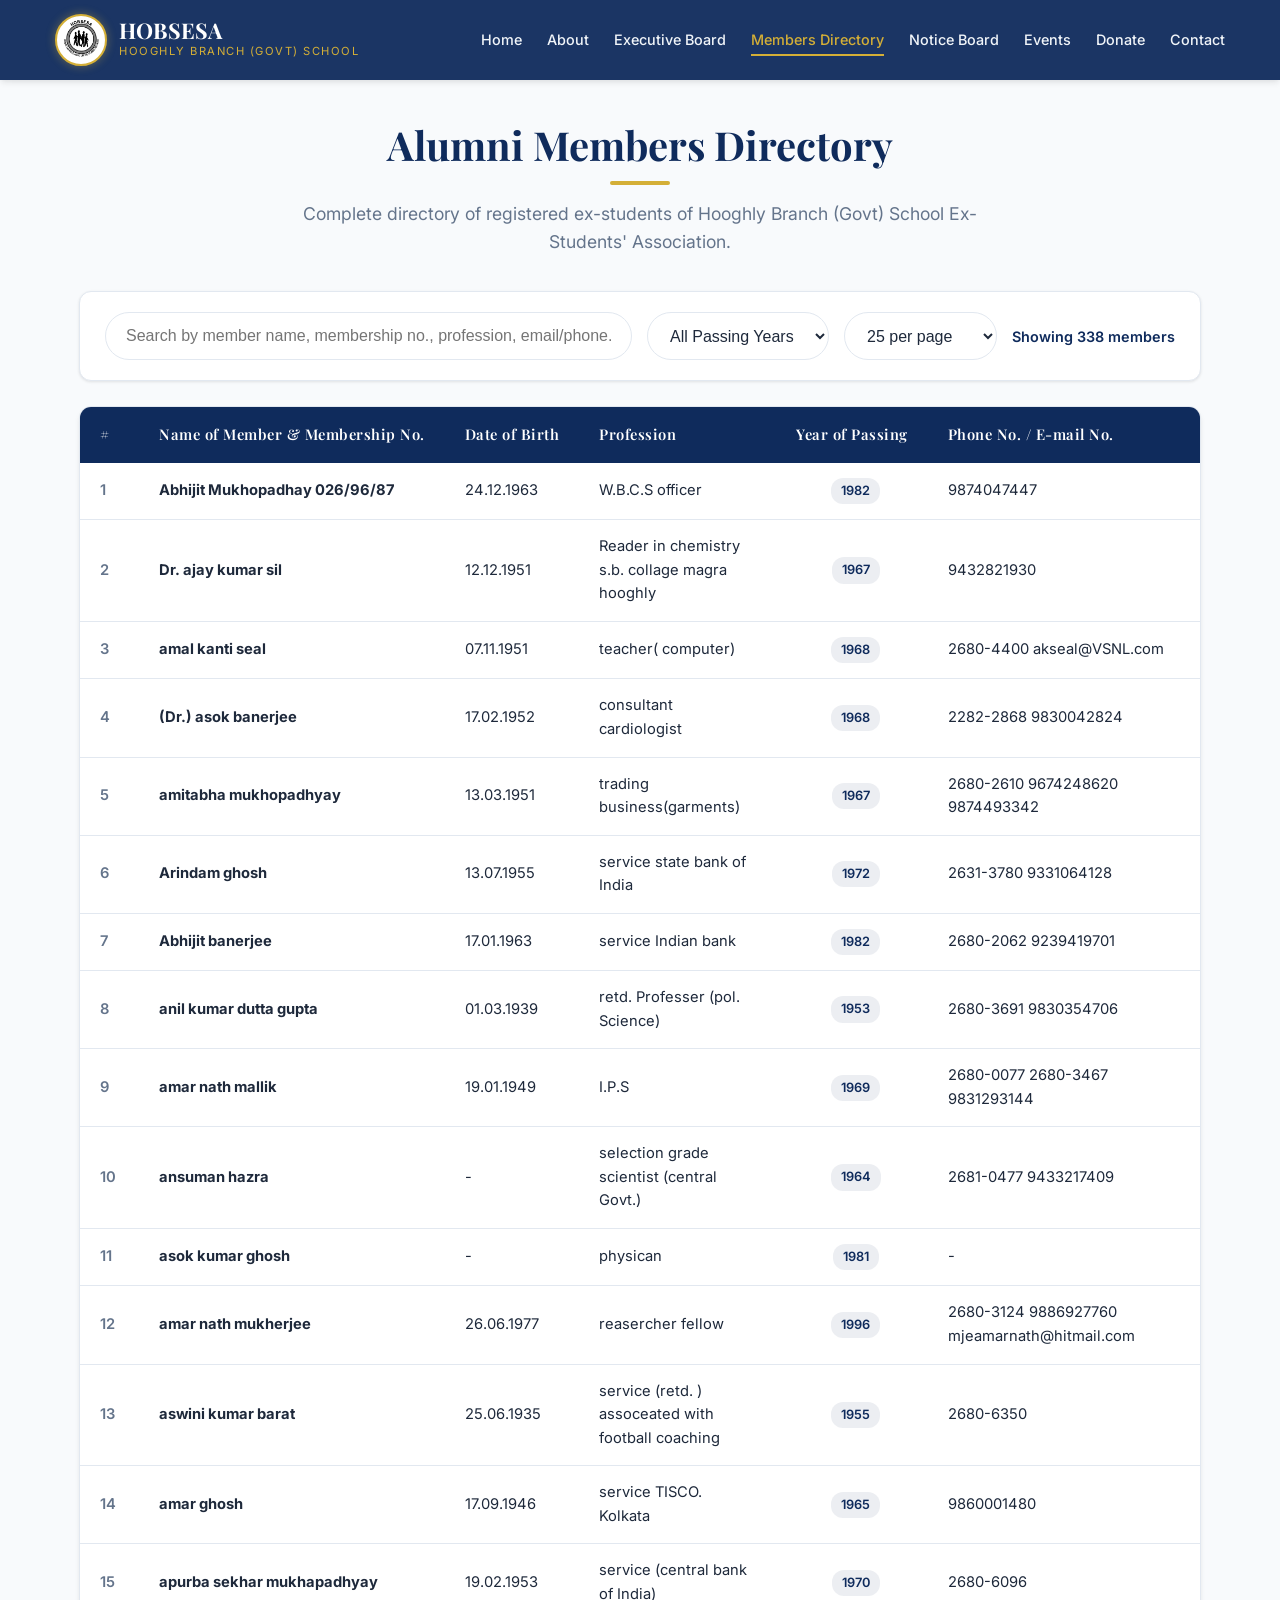
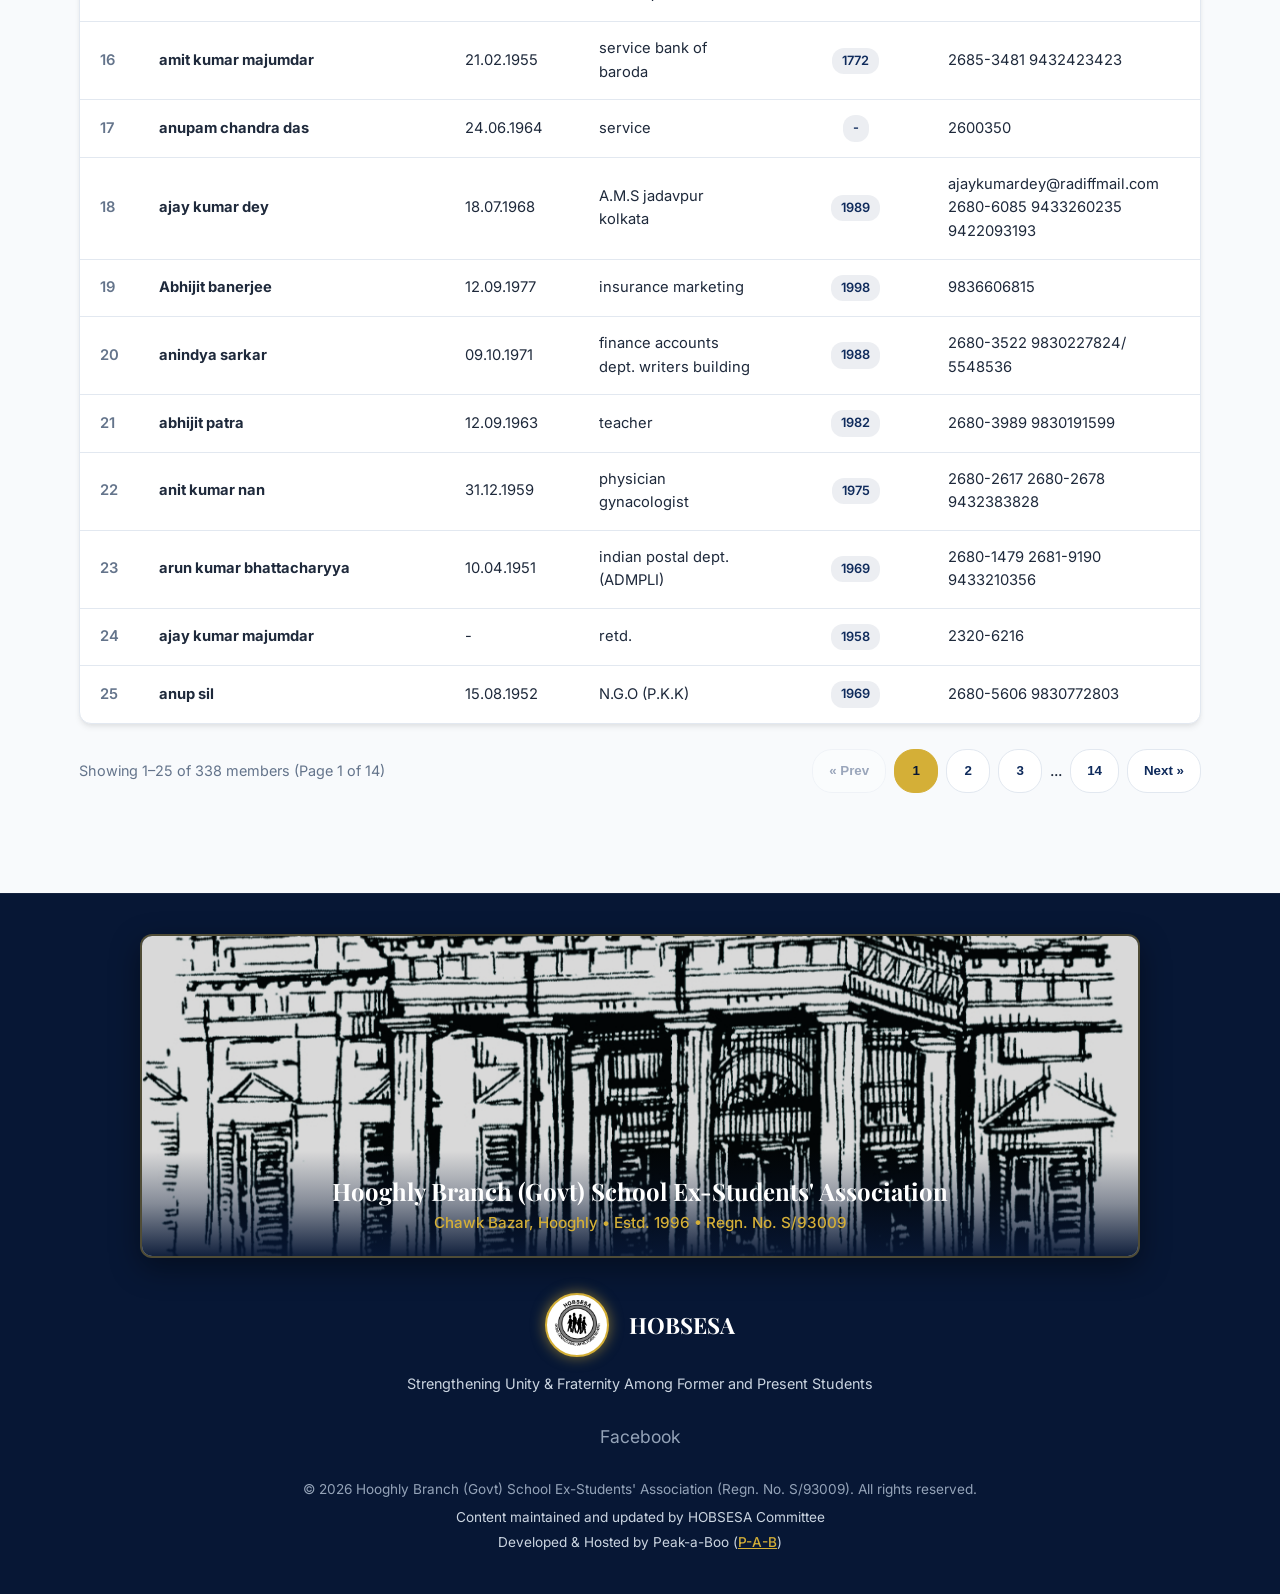
<file: members.html>
<!DOCTYPE html>
<html lang="en">

<head>
    <meta charset="UTF-8">
    <meta name="viewport" content="width=device-width, initial-scale=1.0">
    <meta name="description"
        content="Official Members Directory of Hooghly Branch (Govt) School Ex-Students' Association (Regn. No. S/93009). Search and browse life members database.">
    <title>Members Directory | Hooghly Branch (Govt) School Ex-Students' Association</title>

    <!-- Google Fonts Preconnect for Mobile Performance -->
    <link rel="preconnect" href="https://fonts.googleapis.com">
    <link rel="preconnect" href="https://fonts.gstatic.com" crossorigin>

    <!-- CSS Stylesheet -->
    <link rel="stylesheet" href="css/style.css">
</head>

<body>

    <!-- ==========================================================================
         Sticky Navigation Header
         ========================================================================== -->
    <header class="header" id="header">
        <div class="container nav-container">
            <a href="index.html#home" class="logo">
                <img src="info/img/logo_img.jpeg" alt="Hooghly Branch Govt School Ex-Students Association Logo" class="nav-logo-img" width="48" height="48">
                <div class="logo-text">
                    <h1>HOBSESA</h1>
                    <p>Hooghly Branch (Govt) School</p>
                </div>
            </a>

            <nav>
                <ul class="nav-menu" id="nav-menu">
                    <li><a href="index.html#home" class="nav-link">Home</a></li>
                    <li><a href="index.html#about" class="nav-link">About</a></li>
                    <li><a href="index.html#members" class="nav-link">Executive Board</a></li>
                    <li><a href="members.html" class="nav-link active">Members Directory</a></li>
                    <li><a href="index.html#notices" class="nav-link">Notice Board</a></li>
                    <li><a href="index.html#events" class="nav-link">Events</a></li>
                    <li><a href="index.html#donate" class="nav-link">Donate</a></li>
                    <li><a href="index.html#contact" class="nav-link">Contact</a></li>
                </ul>
            </nav>

            <button class="nav-toggle" id="nav-toggle" aria-label="Toggle navigation menu" aria-expanded="false" aria-controls="nav-menu">
                <span></span>
                <span></span>
                <span></span>
            </button>
        </div>
    </header>

    <!-- ==========================================================================
         Members Directory Section
         ========================================================================== -->
    <section class="directory-section">
        <div class="container">
            <div class="section-header" style="margin-bottom: 35px;">
                <h2>Alumni Members Directory</h2>
                <p>Complete directory of registered ex-students of Hooghly Branch (Govt) School Ex-Students' Association.</p>
            </div>

            <!-- Controls: Search & Filters -->
            <div class="directory-controls">
                <div class="directory-search-box">
                    <input type="text" id="dir-search-input" placeholder="Search by member name, membership no., profession, email/phone...">
                </div>

                <div class="directory-filter-box">
                    <select id="dir-year-filter" class="directory-select">
                        <option value="">All Passing Years</option>
                        <option value="1940s">1940 - 1949</option>
                        <option value="1950s">1950 - 1959</option>
                        <option value="1960s">1960 - 1969</option>
                        <option value="1970s">1970 - 1979</option>
                        <option value="1980s">1980 - 1989</option>
                        <option value="1990s">1990 - 1999</option>
                        <option value="2000s">2000 & Beyond</option>
                    </select>

                    <select id="dir-page-size" class="directory-select">
                        <option value="25">25 per page</option>
                        <option value="50">50 per page</option>
                        <option value="100">100 per page</option>
                        <option value="all">Show All</option>
                    </select>

                    <span class="directory-count" id="dir-count-text">Showing 0 members</span>
                </div>
            </div>

            <!-- Table Container -->
            <div class="directory-table-container">
                <table class="directory-table" id="directory-table">
                    <thead>
                        <tr>
                            <th style="width: 55px;">#</th>
                            <th>Name of Member & Membership No.</th>
                            <th>Date of Birth</th>
                            <th>Profession</th>
                            <th style="text-align: center;">Year of Passing</th>
                            <th>Phone No. / E-mail No.</th>
                        </tr>
                    </thead>
                    <tbody id="directory-tbody">
                        <!-- Populated dynamically via JS -->
                    </tbody>
                </table>
            </div>

            <!-- Pagination Bar -->
            <div class="directory-pagination">
                <span id="page-info-text" style="color: var(--color-text-muted); font-size: 0.9rem;">Page 1 of 1</span>
                <div class="pagination-controls" id="pagination-controls">
                    <!-- Page buttons rendered dynamically -->
                </div>
            </div>
        </div>
    </section>

    <!-- ==========================================================================
         Footer Section
         ========================================================================== -->
    <footer class="footer">
        <div class="container">
            <!-- Footer Banner Landmark Image -->
            <div class="footer-banner-container">
                <img src="info/img/footer_img.jpeg" alt="Hooghly Branch Govt School Landmark" class="footer-banner-img">
                <div class="footer-banner-overlay">
                    <h3>Hooghly Branch (Govt) School Ex-Students' Association</h3>
                    <p>Chawk Bazar, Hooghly • Estd. 1996 • Regn. No. S/93009</p>
                </div>
            </div>

            <div class="footer-logo">
                <img src="info/img/logo_img.jpeg" alt="Association Logo" class="footer-logo-img">
                <h2 style="margin-left: 10px;">HOBSESA</h2>
            </div>
            <p style="color: #cbd5e1; margin-top: 5px;">Strengthening Unity & Fraternity Among Former and Present Students</p>
            <div class="footer-socials">
                <a href="#" aria-label="Facebook">Facebook</a>
            </div>
            <p style="font-size: 0.85rem; color: #94a3b8; margin-top: 15px;">&copy; 2026 Hooghly Branch (Govt) School Ex-Students' Association (Regn. No. S/93009). All rights reserved.</p>
            <p style="font-size: 0.85rem; color: #cbd5e1; margin-top: 6px;">Content maintained and updated by HOBSESA Committee</p>
            <p style="font-size: 0.85rem; color: #cbd5e1; margin-top: 4px;">Developed &amp; Hosted by Peak-a-Boo (<a href="mailto:pab2026pab@gmail.com" class="pab-link">P-A-B</a>)</p>
        </div>
    </footer>

    <!-- JS Files -->
    <script src="js/members-data.js"></script>
    <script>
        document.addEventListener('DOMContentLoaded', () => {
            // Mobile Menu Toggle with Backdrop & Scroll Lock
            const navToggle = document.getElementById('nav-toggle');
            const navMenu = document.getElementById('nav-menu');
            const navLinks = document.querySelectorAll('.nav-link');

            let navBackdrop = document.querySelector('.nav-backdrop');
            if (!navBackdrop) {
                navBackdrop = document.createElement('div');
                navBackdrop.className = 'nav-backdrop';
                document.body.appendChild(navBackdrop);
            }

            if (navToggle && navMenu) {
                navToggle.addEventListener('click', () => {
                    const isOpen = navToggle.classList.contains('open');
                    if (isOpen) {
                        closeMenu();
                    } else {
                        openMenu();
                    }
                });

                navLinks.forEach(link => link.addEventListener('click', closeMenu));
                navBackdrop.addEventListener('click', closeMenu);

                document.addEventListener('keydown', (e) => {
                    if (e.key === 'Escape' && navMenu.classList.contains('open')) {
                        closeMenu();
                    }
                });
            }

            function openMenu() {
                navToggle.classList.add('open');
                navMenu.classList.add('open');
                navBackdrop.classList.add('active');
                navToggle.setAttribute('aria-expanded', 'true');
                document.body.style.overflow = 'hidden';
            }

            function closeMenu() {
                navToggle.classList.remove('open');
                navMenu.classList.remove('open');
                navBackdrop.classList.remove('active');
                navToggle.setAttribute('aria-expanded', 'false');
                document.body.style.overflow = '';
            }

            // Directory Renderer Logic
            const tbody = document.getElementById('directory-tbody');
            const searchInput = document.getElementById('dir-search-input');
            const yearFilter = document.getElementById('dir-year-filter');
            const pageSizeSelect = document.getElementById('dir-page-size');
            const countText = document.getElementById('dir-count-text');
            const pageInfoText = document.getElementById('page-info-text');
            const paginationControls = document.getElementById('pagination-controls');

            let currentPage = 1;
            let filteredMembers = [...MEMBERS_DATA];

            function filterData() {
                const query = searchInput.value.trim().toLowerCase();
                const yearVal = yearFilter.value;

                filteredMembers = MEMBERS_DATA.filter(m => {
                    const name = (m.nameAndMemNo || '').toLowerCase();
                    const prof = (m.profession || '').toLowerCase();
                    const contact = (m.contactInfo || '').toLowerCase();
                    const dob = (m.dob || '').toLowerCase();
                    const passYear = (m.yearPassing || '').trim();

                    const matchesQuery = query === '' || name.includes(query) || prof.includes(query) || contact.includes(query) || dob.includes(query) || passYear.includes(query);

                    let matchesYear = true;
                    if (yearVal) {
                        const yr = parseInt(passYear, 10);
                        if (isNaN(yr)) {
                            matchesYear = false;
                        } else if (yearVal === '1940s') matchesYear = yr >= 1940 && yr <= 1949;
                        else if (yearVal === '1950s') matchesYear = yr >= 1950 && yr <= 1959;
                        else if (yearVal === '1960s') matchesYear = yr >= 1960 && yr <= 1969;
                        else if (yearVal === '1970s') matchesYear = yr >= 1970 && yr <= 1979;
                        else if (yearVal === '1980s') matchesYear = yr >= 1980 && yr <= 1989;
                        else if (yearVal === '1990s') matchesYear = yr >= 1990 && yr <= 1999;
                        else if (yearVal === '2000s') matchesYear = yr >= 2000;
                    }

                    return matchesQuery && matchesYear;
                });

                currentPage = 1;
                renderDirectory();
            }

            function renderDirectory() {
                tbody.innerHTML = '';
                const total = filteredMembers.length;
                countText.textContent = `Showing ${total} member${total === 1 ? '' : 's'}`;

                if (total === 0) {
                    tbody.innerHTML = `<tr><td colspan="6" style="text-align: center; padding: 30px; color: var(--color-text-muted);">No members match your search criteria.</td></tr>`;
                    pageInfoText.textContent = 'Page 0 of 0';
                    paginationControls.innerHTML = '';
                    return;
                }

                let pageSize = pageSizeSelect.value === 'all' ? total : parseInt(pageSizeSelect.value, 10);
                const totalPages = Math.ceil(total / pageSize);
                if (currentPage > totalPages) currentPage = totalPages;

                const startIdx = (currentPage - 1) * pageSize;
                const endIdx = Math.min(startIdx + pageSize, total);
                const pageMembers = filteredMembers.slice(startIdx, endIdx);

                pageMembers.forEach((m, idx) => {
                    const tr = document.createElement('tr');
                    const rowNum = startIdx + idx + 1;

                    tr.innerHTML = `
                        <td data-label="#" style="font-weight: 600; color: var(--color-text-muted);">${rowNum}</td>
                        <td data-label="Member Name & ID"><strong>${escapeHtml(m.nameAndMemNo || 'N/A')}</strong></td>
                        <td data-label="Date of Birth">${escapeHtml(m.dob || '-')}</td>
                        <td data-label="Profession">${escapeHtml(m.profession || '-')}</td>
                        <td data-label="Passing Year" style="text-align: center;"><span class="badge-mem-no">${escapeHtml(m.yearPassing || '-')}</span></td>
                        <td data-label="Contact Details">${escapeHtml(m.contactInfo || '-')}</td>
                    `;
                    tbody.appendChild(tr);
                });

                pageInfoText.textContent = `Showing ${startIdx + 1}–${endIdx} of ${total} members (Page ${currentPage} of ${totalPages})`;

                // Render Pagination Controls
                renderPagination(totalPages);
            }

            function renderPagination(totalPages) {
                paginationControls.innerHTML = '';
                if (totalPages <= 1) return;

                // Prev Button
                const prevBtn = document.createElement('button');
                prevBtn.className = 'page-btn';
                prevBtn.innerHTML = '&laquo; Prev';
                prevBtn.disabled = currentPage === 1;
                prevBtn.addEventListener('click', () => {
                    if (currentPage > 1) {
                        currentPage--;
                        renderDirectory();
                        window.scrollTo({ top: 300, behavior: 'smooth' });
                    }
                });
                paginationControls.appendChild(prevBtn);

                // Page Number Buttons
                let startP = Math.max(1, currentPage - 2);
                let endP = Math.min(totalPages, currentPage + 2);

                if (startP > 1) {
                    const btn = createPageBtn(1);
                    paginationControls.appendChild(btn);
                    if (startP > 2) {
                        const dots = document.createElement('span');
                        dots.textContent = '...';
                        dots.style.alignSelf = 'center';
                        paginationControls.appendChild(dots);
                    }
                }

                for (let i = startP; i <= endP; i++) {
                    paginationControls.appendChild(createPageBtn(i));
                }

                if (endP < totalPages) {
                    if (endP < totalPages - 1) {
                        const dots = document.createElement('span');
                        dots.textContent = '...';
                        dots.style.alignSelf = 'center';
                        paginationControls.appendChild(dots);
                    }
                    paginationControls.appendChild(createPageBtn(totalPages));
                }

                // Next Button
                const nextBtn = document.createElement('button');
                nextBtn.className = 'page-btn';
                nextBtn.innerHTML = 'Next &raquo;';
                nextBtn.disabled = currentPage === totalPages;
                nextBtn.addEventListener('click', () => {
                    if (currentPage < totalPages) {
                        currentPage++;
                        renderDirectory();
                        window.scrollTo({ top: 300, behavior: 'smooth' });
                    }
                });
                paginationControls.appendChild(nextBtn);
            }

            function createPageBtn(pageNum) {
                const btn = document.createElement('button');
                btn.className = `page-btn ${pageNum === currentPage ? 'active' : ''}`;
                btn.textContent = pageNum;
                btn.addEventListener('click', () => {
                    currentPage = pageNum;
                    renderDirectory();
                    window.scrollTo({ top: 300, behavior: 'smooth' });
                });
                return btn;
            }

            function escapeHtml(str) {
                return str.replace(/&/g, "&amp;").replace(/</g, "&lt;").replace(/>/g, "&gt;").replace(/"/g, "&quot;").replace(/'/g, "&#039;");
            }

            // Event Listeners
            searchInput.addEventListener('input', filterData);
            yearFilter.addEventListener('change', filterData);
            pageSizeSelect.addEventListener('change', () => {
                currentPage = 1;
                renderDirectory();
            });

            // Initial render
            filterData();
        });
    </script>
</body>

</html>
</file>
<file: css/style.css>
/* ==========================================================================
   HOBSESA - XYZ School Ex-Student Association
   Custom Stylesheet (style.css)
   ========================================================================== */

/* Google Fonts Import */
@import url('https://fonts.googleapis.com/css2?family=Inter:wght@300;400;500;600;700&family=Playfair+Display:ital,wght@0,400;0,600;0,700;1,400&display=swap');

/* CSS Variables for Premium Design System */
:root {
    /* Color Palette */
    --color-primary: #0f2b5c;
    /* Deep Navy */
    --color-primary-dark: #071735;
    /* Rich Dark Navy */
    --color-primary-light: #1e3f7a;
    /* Medium Navy */
    --color-accent: #d4af37;
    /* Classic Alumni Gold */
    --color-accent-hover: #bda030;
    /* Darker Gold */
    --color-secondary: #800020;
    /* Elegant Maroon Accent */
    --color-secondary-light: #a31d3d;
    --color-bg-light: #f8fafc;
    /* Soft Light Gray for Sections */
    --color-bg-card: #ffffff;
    /* Pure White Cards */
    --color-text-dark: #1e293b;
    /* Dark Charcoal for high readability */
    --color-text-muted: #64748b;
    /* Slate Gray for secondary text */
    --color-border: #e2e8f0;
    /* Light Border Color */

    /* Layout Details */
    --navbar-height: 80px;
    --max-width: 1200px;
    --border-radius: 12px;
    --border-radius-sm: 6px;

    /* Fonts */
    --font-heading: 'Playfair Display', Georgia, serif;
    --font-body: 'Inter', system-ui, -apple-system, sans-serif;

    /* Transitions */
    --transition-fast: 0.2s ease;
    --transition-normal: 0.3s ease;
    --transition-slow: 0.5s ease;

    /* Shadows */
    --shadow-sm: 0 1px 3px rgba(0, 0, 0, 0.1);
    --shadow-md: 0 4px 6px -1px rgba(0, 0, 0, 0.08), 0 2px 4px -1px rgba(0, 0, 0, 0.04);
    --shadow-lg: 0 10px 15px -3px rgba(15, 43, 92, 0.1), 0 4px 6px -2px rgba(15, 43, 92, 0.05);
    --shadow-xl: 0 20px 25px -5px rgba(15, 43, 92, 0.15), 0 10px 10px -5px rgba(15, 43, 92, 0.04);
}

/* ==========================================================================
   1. Base & Reset Styles
   ========================================================================== */
*,
*::before,
*::after {
    box-sizing: border-box;
    margin: 0;
    padding: 0;
}

html {
    scroll-behavior: smooth;
    scroll-padding-top: var(--navbar-height);
}

body {
    font-family: var(--font-body);
    font-size: 16px;
    line-height: 1.6;
    color: var(--color-text-dark);
    background-color: #ffffff;
    overflow-x: hidden;
}

h1,
h2,
h3,
h4,
h5,
h6 {
    font-family: var(--font-heading);
    color: var(--color-primary);
    line-height: 1.25;
    margin-bottom: 0.5em;
}

p {
    margin-bottom: 1rem;
    color: var(--color-text-muted);
}

a {
    color: var(--color-primary);
    text-decoration: none;
    transition: color var(--transition-fast);
}

a:hover {
    color: var(--color-accent);
}

ul {
    list-style-type: none;
}

img {
    max-width: 100%;
    height: auto;
    display: block;
}

iframe {
    border: none;
}

/* ==========================================================================
   2. Reusable Utility Classes
   ========================================================================== */
.container {
    width: 90%;
    max-width: var(--max-width);
    margin: 0 auto;
    padding: 0 15px;
}

.section {
    padding: 100px 0;
}

.section:nth-child(even) {
    background-color: var(--color-bg-light);
}

.section-header {
    text-align: center;
    max-width: 700px;
    margin: 0 auto 60px;
}

.section-header h2 {
    font-size: 2.5rem;
    font-weight: 700;
    position: relative;
    padding-bottom: 15px;
    margin-bottom: 15px;
}

.section-header h2::after {
    content: '';
    position: absolute;
    bottom: 0;
    left: 50%;
    transform: translateX(-50%);
    width: 60px;
    height: 4px;
    background-color: var(--color-accent);
    border-radius: 2px;
}

.section-header p {
    font-size: 1.1rem;
}

/* Buttons */
.btn {
    display: inline-block;
    padding: 12px 28px;
    font-family: var(--font-body);
    font-weight: 600;
    font-size: 0.95rem;
    border-radius: 30px;
    border: 2px solid transparent;
    cursor: pointer;
    transition: all var(--transition-normal);
    text-align: center;
    box-shadow: var(--shadow-sm);
}

.btn-primary {
    background-color: var(--color-accent);
    color: var(--color-primary-dark);
}

.btn-primary:hover {
    background-color: var(--color-accent-hover);
    color: var(--color-primary-dark);
    transform: translateY(-2px);
    box-shadow: var(--shadow-md);
}

.btn-secondary {
    background-color: transparent;
    color: #ffffff;
    border-color: #ffffff;
}

.btn-secondary:hover {
    background-color: #ffffff;
    color: var(--color-primary);
    transform: translateY(-2px);
    box-shadow: var(--shadow-md);
}

.btn-outline-navy {
    background-color: transparent;
    color: var(--color-primary);
    border-color: var(--color-primary);
}

.btn-outline-navy:hover {
    background-color: var(--color-primary);
    color: #ffffff;
    transform: translateY(-2px);
    box-shadow: var(--shadow-md);
}

/* ==========================================================================
   3. Header & Sticky Navigation
   ========================================================================== */
.header {
    background-color: rgba(15, 43, 92, 0.95);
    backdrop-filter: blur(10px);
    -webkit-backdrop-filter: blur(10px);
    position: fixed;
    top: 0;
    left: 0;
    width: 100%;
    height: var(--navbar-height);
    z-index: 1000;
    display: flex;
    align-items: center;
    box-shadow: var(--shadow-md);
    transition: background-color var(--transition-normal);
}

.header.scrolled {
    background-color: var(--color-primary-dark);
}

.nav-container {
    display: flex;
    justify-content: space-between;
    align-items: center;
    width: 100%;
}

.logo {
    display: flex;
    align-items: center;
    gap: 12px;
}

.nav-logo-img {
    height: 52px;
    width: 52px;
    object-fit: contain;
    border-radius: 50%;
    background-color: #ffffff;
    padding: 3px;
    box-shadow: 0 0 10px rgba(212, 175, 55, 0.4);
    border: 2px solid var(--color-accent);
}

.logo-text h1 {
    font-size: 1.35rem;
    font-weight: 700;
    color: #ffffff;
    margin-bottom: 0;
    line-height: 1.1;
}

.logo-text p {
    font-size: 0.7rem;
    color: var(--color-accent);
    margin-bottom: 0;
    text-transform: uppercase;
    letter-spacing: 1.5px;
}

.nav-menu {
    display: flex;
    gap: 25px;
    align-items: center;
}

.nav-link {
    color: #f1f5f9;
    font-size: 0.9rem;
    font-weight: 500;
    position: relative;
    padding: 8px 0;
}

.nav-link:hover {
    color: var(--color-accent);
}

.nav-link::after {
    content: '';
    position: absolute;
    bottom: 0;
    left: 0;
    width: 0;
    height: 2px;
    background-color: var(--color-accent);
    transition: width var(--transition-normal);
}

.nav-link:hover::after,
.nav-link.active::after {
    width: 100%;
}

.nav-link.active {
    color: var(--color-accent);
}

.nav-toggle {
    display: none;
    flex-direction: column;
    justify-content: space-between;
    width: 30px;
    height: 21px;
    background: transparent;
    border: none;
    cursor: pointer;
    z-index: 1010;
}

.nav-toggle span {
    width: 100%;
    height: 3px;
    background-color: #ffffff;
    border-radius: 2px;
    transition: all var(--transition-normal);
}

/* Hamburger animation */
.nav-toggle.open span:nth-child(1) {
    transform: translateY(9px) rotate(45deg);
}

.nav-toggle.open span:nth-child(2) {
    opacity: 0;
}

.nav-toggle.open span:nth-child(3) {
    transform: translateY(-9px) rotate(-45deg);
}

/* ==========================================================================
   4. Hero / Home Section
   ========================================================================== */
.hero {
    height: 100vh;
    min-height: 600px;
    position: relative;
    display: flex;
    align-items: center;
    background: url('../info/img/back_front_img.png') no-repeat center center/cover;
    color: #ffffff;
    padding-top: var(--navbar-height);
}

.hero-overlay {
    position: absolute;
    top: 0;
    left: 0;
    width: 100%;
    height: 100%;
    background: linear-gradient(135deg, rgba(7, 23, 53, 0.55) 0%, rgba(15, 43, 92, 0.35) 100%);
    z-index: 1;
}

.hero-content {
    position: relative;
    z-index: 2;
    max-width: 800px;
    animation: fadeInUp 1s ease;
}

.hero-content h2 {
    font-size: 3.5rem;
    color: #ffffff;
    font-weight: 700;
    margin-bottom: 20px;
    text-shadow: 0 2px 4px rgba(0, 0, 0, 0.3);
}

.hero-content p {
    font-size: 1.3rem;
    color: #e2e8f0;
    margin-bottom: 35px;
    text-shadow: 0 1px 2px rgba(0, 0, 0, 0.2);
}

.hero-buttons {
    display: flex;
    gap: 15px;
}

@keyframes fadeInUp {
    from {
        opacity: 0;
        transform: translateY(30px);
    }

    to {
        opacity: 1;
        transform: translateY(0);
    }
}

/* ==========================================================================
   5. About Section (History, Vision/Mission, President Message)
   ========================================================================== */
.about-tabs-container {
    display: flex;
    flex-direction: column;
    gap: 30px;
}

.about-tabs {
    display: flex;
    justify-content: center;
    gap: 10px;
    border-bottom: 2px solid var(--color-border);
    padding-bottom: 2px;
}

.tab-btn {
    padding: 12px 24px;
    background: none;
    border: none;
    font-family: var(--font-body);
    font-size: 1.05rem;
    font-weight: 600;
    color: var(--color-text-muted);
    cursor: pointer;
    position: relative;
    transition: color var(--transition-fast);
}

.tab-btn:hover {
    color: var(--color-primary);
}

.tab-btn.active {
    color: var(--color-primary);
}

.tab-btn.active::after {
    content: '';
    position: absolute;
    bottom: -2px;
    left: 0;
    width: 100%;
    height: 3px;
    background-color: var(--color-accent);
}

.tab-content {
    background-color: var(--color-bg-card);
    padding: 40px;
    border-radius: var(--border-radius);
    box-shadow: var(--shadow-lg);
    min-height: 250px;
}

.tab-pane {
    display: none;
    animation: fadeIn var(--transition-normal) ease;
}

.tab-pane.active {
    display: block;
}

@keyframes fadeIn {
    from {
        opacity: 0;
    }

    to {
        opacity: 1;
    }
}

/* About sub-sections design */
.about-history h3 {
    margin-bottom: 20px;
}

/* Read More Button & Collapsible Container (Mobile Only) */
.read-more-wrapper {
    display: none; /* Hidden on PC / Desktop screens */
    margin-top: 18px;
    justify-content: flex-start;
}

.history-more-content,
.activities-more-content {
    display: block; /* Always visible on PC / Desktop screens */
}

.btn-read-more {
    display: inline-flex;
    align-items: center;
    gap: 10px;
    padding: 12px 24px;
    min-height: 48px;
    font-size: 0.95rem;
    font-weight: 600;
    font-family: var(--font-body);
    color: var(--color-primary);
    background: rgba(15, 43, 92, 0.06);
    border: 2px solid var(--color-primary);
    border-radius: 30px;
    cursor: pointer;
    transition: all var(--transition-normal);
    box-shadow: var(--shadow-sm);
}

.btn-read-more:hover {
    background: var(--color-primary);
    color: #ffffff;
    border-color: var(--color-primary);
    transform: translateY(-2px);
    box-shadow: var(--shadow-md);
}

.btn-read-more .btn-read-icon {
    font-size: 1.1rem;
    transition: transform var(--transition-fast);
    display: inline-block;
}

.btn-read-more.active {
    background: var(--color-accent);
    color: var(--color-primary-dark);
    border-color: var(--color-accent);
}

.about-vision ul {
    margin-top: 15px;
}

.about-vision li {
    position: relative;
    padding-left: 25px;
    margin-bottom: 12px;
    color: var(--color-text-muted);
}

.about-vision li::before {
    content: '✓';
    position: absolute;
    left: 0;
    color: var(--color-accent);
    font-weight: bold;
}

.president-message {
    display: flex;
    gap: 40px;
    align-items: center;
}

.president-photo {
    flex-shrink: 0;
    width: 160px;
    height: 160px;
    border-radius: 50%;
    overflow: hidden;
    border: 4px solid var(--color-accent);
    box-shadow: var(--shadow-md);
}

.president-photo img {
    width: 100%;
    height: 100%;
    object-fit: cover;
}

.message-quote blockquote {
    font-size: 1.15rem;
    font-style: italic;
    color: var(--color-text-dark);
    margin-bottom: 15px;
    position: relative;
    padding-left: 20px;
    border-left: 4px solid var(--color-accent);
}

.message-quote cite {
    display: block;
    font-size: 1rem;
    font-weight: 700;
    font-style: normal;
    color: var(--color-primary);
}

.message-quote span {
    font-size: 0.85rem;
    color: var(--color-text-muted);
    display: block;
    margin-top: 4px;
}

/* ==========================================================================
   6. Members Section
   ========================================================================== */
.members-search-wrapper {
    display: flex;
    justify-content: center;
    margin-bottom: 40px;
}

.search-container {
    display: flex;
    align-items: center;
    max-width: 500px;
    width: 100%;
    box-shadow: var(--shadow-md);
    border-radius: 30px;
    overflow: hidden;
    border: 1px solid var(--color-border);
    background-color: var(--color-bg-card, #ffffff);
    padding: 0 18px;
    transition: border-color var(--transition-fast), box-shadow var(--transition-fast);
}

.search-container:focus-within {
    border-color: var(--color-primary);
    box-shadow: 0 0 0 3px rgba(15, 43, 92, 0.15);
}

.search-icon {
    font-size: 1rem;
    color: var(--color-text-muted);
    margin-right: 10px;
    user-select: none;
}

.search-input {
    flex-grow: 1;
    border: none;
    padding: 14px 10px 14px 0;
    font-family: var(--font-body);
    font-size: 0.95rem;
    outline: none;
    background: transparent;
}

.members-grid {
    display: grid;
    grid-template-columns: repeat(auto-fill, minmax(280px, 1fr));
    gap: 30px;
}

/* Executive Committee Search Mode */
.members-grid-track.is-searching {
    display: grid !important;
    grid-auto-flow: row !important;
    grid-template-columns: repeat(auto-fill, minmax(260px, 1fr)) !important;
    grid-template-rows: auto !important;
    grid-auto-columns: auto !important;
    transform: none !important;
    width: 100% !important;
}

.member-card {
    background-color: var(--color-bg-card);
    border-radius: var(--border-radius);
    padding: 30px 20px;
    text-align: center;
    box-shadow: var(--shadow-md);
    transition: all var(--transition-normal);
    border: 1px solid var(--color-border);
}

.member-card:hover {
    transform: translateY(-5px);
    box-shadow: var(--shadow-xl);
    border-color: var(--color-accent);
}

.member-avatar {
    width: 100px;
    height: 100px;
    border-radius: 50%;
    margin: 0 auto 20px;
    overflow: hidden;
    border: 3px solid var(--color-border);
    transition: border-color var(--transition-fast);
}

.member-card:hover .member-avatar {
    border-color: var(--color-accent);
}

.member-avatar img {
    width: 100%;
    height: 100%;
    object-fit: cover;
}

.member-avatar.duo-avatar {
    display: flex;
    justify-content: center;
    align-items: center;
    gap: 12px;
    width: auto;
    height: 100px;
    border-radius: 0;
    border: none;
    overflow: visible;
    margin: 0 auto 20px;
}

.member-avatar.duo-avatar img {
    width: 100px;
    height: 100px;
    border-radius: 50%;
    object-fit: cover;
    border: 3px solid var(--color-border);
    box-shadow: var(--shadow-sm);
    transition: border-color var(--transition-fast);
}

.member-card:hover .member-avatar.duo-avatar img {
    border-color: var(--color-accent);
}

.member-name {
    font-size: 1.25rem;
    font-weight: 600;
    margin-bottom: 5px;
}

.member-batch {
    display: inline-block;
    padding: 4px 12px;
    background-color: rgba(15, 43, 92, 0.08);
    color: var(--color-primary);
    font-size: 0.8rem;
    font-weight: 700;
    border-radius: 20px;
    margin-bottom: 12px;
}

.member-occupation {
    font-size: 0.9rem;
    color: var(--color-text-muted);
    margin-bottom: 20px;
}

.member-connect {
    display: flex;
    justify-content: center;
    gap: 15px;
}

.social-icon {
    width: 36px;
    height: 36px;
    background-color: var(--color-bg-light);
    color: var(--color-primary);
    border-radius: 50%;
    display: flex;
    align-items: center;
    justify-content: center;
    font-size: 0.95rem;
    font-weight: bold;
    transition: all var(--transition-fast);
    border: 1px solid var(--color-border);
}

.social-icon:hover {
    background-color: var(--color-primary);
    color: #ffffff;
    transform: scale(1.1);
}

/* ==========================================================================
   7. Notice Board Section
   ========================================================================== */
.notice-board {
    background-color: var(--color-bg-card);
    border-radius: var(--border-radius);
    padding: 40px;
    box-shadow: var(--shadow-lg);
    border: 1px solid var(--color-border);
}

.notice-list {
    display: flex;
    flex-direction: column;
    gap: 20px;
}

.notice-item {
    display: flex;
    gap: 25px;
    padding-bottom: 20px;
    border-bottom: 1px solid var(--color-border);
    transition: padding var(--transition-fast);
}

.notice-item:last-child {
    border-bottom: none;
    padding-bottom: 0;
}

.notice-item:hover {
    padding-left: 10px;
}

.notice-date {
    flex-shrink: 0;
    width: 80px;
    height: 80px;
    background-color: var(--color-primary);
    color: #ffffff;
    border-radius: var(--border-radius-sm);
    display: flex;
    flex-direction: column;
    justify-content: center;
    align-items: center;
    text-align: center;
    padding: 10px;
}

.notice-date .day {
    font-size: 1.5rem;
    font-weight: 700;
    line-height: 1;
}

.notice-date .month-year {
    font-size: 0.75rem;
    text-transform: uppercase;
    font-weight: 500;
    margin-top: 2px;
}

.notice-content {
    flex-grow: 1;
}

.notice-title {
    font-size: 1.2rem;
    font-weight: 600;
    margin-bottom: 8px;
}

.notice-title a {
    color: var(--color-primary);
}

.notice-title a:hover {
    color: var(--color-accent);
}

.notice-desc {
    font-size: 0.95rem;
    margin-bottom: 8px;
}

.notice-download {
    font-size: 0.85rem;
    font-weight: 600;
    color: var(--color-secondary-light);
    display: inline-flex;
    align-items: center;
    gap: 5px;
}

.notice-download:hover {
    color: var(--color-secondary);
    text-decoration: underline;
}

/* Empty Notice State */
.notice-empty {
    text-align: center;
    padding: 35px 20px;
    display: flex;
    flex-direction: column;
    align-items: center;
    justify-content: center;
}

.notice-empty-icon {
    width: 70px;
    height: 70px;
    border-radius: 50%;
    background-color: var(--color-bg-light);
    color: var(--color-text-muted);
    display: flex;
    align-items: center;
    justify-content: center;
    margin-bottom: 16px;
    border: 1px dashed var(--color-border);
}

.notice-empty h3 {
    font-size: 1.25rem;
    color: var(--color-primary);
    margin-bottom: 8px;
    font-weight: 600;
}

.notice-empty p {
    color: var(--color-text-muted);
    font-size: 0.95rem;
    max-width: 480px;
    margin: 0 auto;
    line-height: 1.6;
}

/* ==========================================================================
   8. Events (Reports) Section
   ========================================================================== */
.events-wrapper {
    display: flex;
    flex-direction: column;
    gap: 60px;
}

/* Empty Events State */
.events-empty {
    background-color: var(--color-bg-card);
    border-radius: var(--border-radius);
    padding: 45px 20px;
    box-shadow: var(--shadow-lg);
    border: 1px solid var(--color-border);
    text-align: center;
    display: flex;
    flex-direction: column;
    align-items: center;
    justify-content: center;
}

.events-empty-icon {
    width: 70px;
    height: 70px;
    border-radius: 50%;
    background-color: var(--color-bg-light);
    color: var(--color-text-muted);
    display: flex;
    align-items: center;
    justify-content: center;
    margin-bottom: 16px;
    border: 1px dashed var(--color-border);
}

.events-empty h3 {
    font-size: 1.25rem;
    color: var(--color-primary);
    margin-bottom: 8px;
    font-weight: 600;
}

.events-empty p {
    color: var(--color-text-muted);
    font-size: 0.95rem;
    max-width: 480px;
    margin: 0 auto;
    line-height: 1.6;
}

/* Empty Gallery State */
.gallery-empty {
    background-color: var(--color-bg-card);
    border-radius: var(--border-radius);
    padding: 45px 20px;
    box-shadow: var(--shadow-lg);
    border: 1px solid var(--color-border);
    text-align: center;
    display: flex;
    flex-direction: column;
    align-items: center;
    justify-content: center;
}

.gallery-empty-icon {
    width: 70px;
    height: 70px;
    border-radius: 50%;
    background-color: var(--color-bg-light);
    color: var(--color-text-muted);
    display: flex;
    align-items: center;
    justify-content: center;
    margin-bottom: 16px;
    border: 1px dashed var(--color-border);
}

.gallery-empty h3 {
    font-size: 1.25rem;
    color: var(--color-primary);
    margin-bottom: 8px;
    font-weight: 600;
}

.gallery-empty p {
    color: var(--color-text-muted);
    font-size: 0.95rem;
    max-width: 480px;
    margin: 0 auto;
    line-height: 1.6;
}

.events-grid {
    display: grid;
    grid-template-columns: repeat(auto-fit, minmax(320px, 1fr));
    gap: 30px;
}

.event-card {
    background-color: var(--color-bg-card);
    border-radius: var(--border-radius);
    overflow: hidden;
    box-shadow: var(--shadow-md);
    transition: all var(--transition-normal);
    border: 1px solid var(--color-border);
    display: flex;
    flex-direction: column;
}

.event-card:hover {
    transform: translateY(-5px);
    box-shadow: var(--shadow-xl);
}

.event-img {
    height: 200px;
    overflow: hidden;
    position: relative;
}

.event-img img {
    width: 100%;
    height: 100%;
    object-fit: cover;
    transition: transform var(--transition-slow);
}

.event-card:hover .event-img img {
    transform: scale(1.05);
}

.event-tag {
    position: absolute;
    top: 15px;
    right: 15px;
    background-color: var(--color-accent);
    color: var(--color-primary-dark);
    font-size: 0.75rem;
    font-weight: 700;
    padding: 4px 10px;
    border-radius: 20px;
}

.event-content {
    padding: 25px;
    flex-grow: 1;
    display: flex;
    flex-direction: column;
}

.event-meta {
    font-size: 0.85rem;
    color: var(--color-text-muted);
    margin-bottom: 10px;
    display: flex;
    gap: 15px;
}

.event-title {
    font-size: 1.3rem;
    font-weight: 600;
    margin-bottom: 12px;
}

.event-report {
    font-size: 0.95rem;
    margin-bottom: 0;
    flex-grow: 1;
}

/* Upcoming Events section */
.upcoming-events-box {
    margin-top: 40px;
    background-color: rgba(212, 175, 55, 0.08);
    border-left: 5px solid var(--color-accent);
    padding: 30px;
    border-radius: 0 var(--border-radius) var(--border-radius) 0;
}

.upcoming-events-box h3 {
    margin-bottom: 20px;
}

.upcoming-events-list {
    display: grid;
    grid-template-columns: repeat(auto-fit, minmax(280px, 1fr));
    gap: 20px;
}

.upcoming-item {
    background-color: var(--color-bg-card);
    padding: 20px;
    border-radius: var(--border-radius-sm);
    box-shadow: var(--shadow-sm);
}

.upcoming-item .date {
    font-size: 0.85rem;
    font-weight: 700;
    color: var(--color-secondary-light);
    margin-bottom: 5px;
}

.upcoming-item h4 {
    font-family: var(--font-body);
    font-size: 1.1rem;
    font-weight: 600;
    margin-bottom: 8px;
}

.upcoming-item p {
    font-size: 0.9rem;
    margin-bottom: 0;
}

/* ==========================================================================
   9. Gallery Section
   ========================================================================== */
.gallery-slider-wrapper {
    position: relative;
    padding: 0 50px;
}

.gallery-slider-container {
    overflow: hidden;
    width: 100%;
}

.gallery-grid-track {
    display: grid;
    grid-template-rows: repeat(2, 200px);
    grid-auto-flow: column;
    grid-auto-columns: calc(25% - 15px);
    gap: 20px;
    transition: transform 0.4s cubic-bezier(0.25, 0.46, 0.45, 0.94);
    will-change: transform;
}

.gallery-slide-btn {
    position: absolute;
    top: 50%;
    transform: translateY(-50%);
    background-color: var(--color-primary);
    color: #ffffff;
    border: 2px solid transparent;
    width: 45px;
    height: 45px;
    border-radius: 50%;
    font-size: 20px;
    cursor: pointer;
    display: flex;
    align-items: center;
    justify-content: center;
    transition: all var(--transition-fast);
    z-index: 10;
    box-shadow: var(--shadow-md);
}

.gallery-slide-btn.prev-btn {
    left: 0;
}

.gallery-slide-btn.next-btn {
    right: 0;
}

.gallery-slide-btn:hover {
    background-color: var(--color-accent);
    color: var(--color-primary-dark);
    transform: translateY(-50%) scale(1.1);
}

/* Responsive adjustments for columns */
@media (max-width: 992px) {
    .gallery-grid-track {
        grid-auto-columns: calc(33.333% - 14px);
    }
}

@media (max-width: 768px) {
    .gallery-slider-wrapper {
        padding: 0 40px;
    }
    .gallery-grid-track {
        grid-auto-columns: calc(50% - 10px);
    }
    .gallery-slide-btn {
        width: 35px;
        height: 35px;
        font-size: 16px;
    }
}

@media (max-width: 480px) {
    .gallery-slider-wrapper {
        padding: 0;
    }
    .gallery-grid-track {
        grid-auto-columns: 100%;
    }
    .gallery-slide-btn {
        display: none;
    }
    .gallery-slider-container {
        overflow-x: auto;
        scroll-snap-type: x mandatory;
    }
    .gallery-item {
        scroll-snap-align: start;
    }
}

.gallery-item {
    border-radius: var(--border-radius);
    overflow: hidden;
    height: 200px;
    position: relative;
    box-shadow: var(--shadow-sm);
    cursor: pointer;
    transition: all var(--transition-normal);
}

.gallery-item img {
    width: 100%;
    height: 100%;
    object-fit: cover;
    transition: transform var(--transition-slow);
}

.gallery-overlay {
    position: absolute;
    top: 0;
    left: 0;
    width: 100%;
    height: 100%;
    background-color: rgba(15, 43, 92, 0.8);
    opacity: 0;
    transition: opacity var(--transition-normal);
    display: flex;
    align-items: center;
    justify-content: center;
    color: #ffffff;
    font-weight: 600;
    font-size: 1.1rem;
}

.gallery-item:hover .gallery-overlay {
    opacity: 1;
}

.gallery-item:hover img {
    transform: scale(1.08);
}

.gallery-item:hover {
    box-shadow: var(--shadow-lg);
    transform: translateY(-3px);
}

/* Lightbox Modal */
.lightbox-modal {
    display: none;
    position: fixed;
    top: 0;
    left: 0;
    width: 100%;
    height: 100%;
    background-color: rgba(7, 23, 53, 0.95);
    z-index: 2000;
    justify-content: center;
    align-items: center;
    padding: 20px;
    animation: fadeIn var(--transition-fast) ease;
}

.lightbox-wrapper {
    max-width: 800px;
    width: 90%;
    text-align: center;
    position: relative;
}

.lightbox-content {
    max-width: 100%;
    max-height: 70vh;
    border-radius: var(--border-radius-sm);
    box-shadow: var(--shadow-xl);
    border: 3px solid #ffffff;
    object-fit: contain;
}

.lightbox-caption {
    color: #ffffff;
    margin-top: 15px;
    text-align: center;
    font-family: var(--font-heading);
    font-size: 1.25rem;
}

.lightbox-close {
    position: absolute;
    top: 30px;
    right: 30px;
    color: #ffffff;
    font-size: 40px;
    font-weight: bold;
    cursor: pointer;
    background: none;
    border: none;
    outline: none;
    line-height: 1;
    transition: color var(--transition-fast);
    z-index: 2010;
}

.lightbox-close:hover {
    color: var(--color-accent);
}

.lightbox-prev,
.lightbox-next {
    position: absolute;
    top: 50%;
    transform: translateY(-50%);
    background: rgba(15, 43, 92, 0.5);
    color: #ffffff;
    border: none;
    width: 50px;
    height: 50px;
    border-radius: 50%;
    font-size: 24px;
    cursor: pointer;
    display: flex;
    align-items: center;
    justify-content: center;
    transition: all var(--transition-fast);
    z-index: 2010;
    user-select: none;
}

.lightbox-prev {
    left: 30px;
}

.lightbox-next {
    right: 30px;
}

.lightbox-prev:hover,
.lightbox-next:hover {
    background: var(--color-accent);
    color: var(--color-primary-dark);
    transform: translateY(-50%) scale(1.1);
}

@media (max-width: 768px) {

    .lightbox-prev,
    .lightbox-next {
        width: 40px;
        height: 40px;
        font-size: 18px;
    }

    .lightbox-prev {
        left: 10px;
    }

    .lightbox-next {
        right: 10px;
    }
}

/* ==========================================================================
   10. Video Section
   ========================================================================== */
.video-grid {
    display: grid;
    grid-template-columns: repeat(auto-fit, minmax(320px, 1fr));
    gap: 30px;
}

.video-card {
    background-color: var(--color-bg-card);
    border-radius: var(--border-radius);
    overflow: hidden;
    box-shadow: var(--shadow-md);
    border: 1px solid var(--color-border);
}

.video-container {
    position: relative;
    padding-bottom: 56.25%;
    /* 16:9 Aspect Ratio */
    height: 0;
    overflow: hidden;
}

.video-container iframe {
    position: absolute;
    top: 0;
    left: 0;
    width: 100%;
    height: 100%;
}

.video-info {
    padding: 20px;
}

.video-title {
    font-size: 1.1rem;
    font-weight: 600;
    margin-bottom: 8px;
}

.video-caption {
    font-size: 0.9rem;
    color: var(--color-text-muted);
    margin-bottom: 0;
}

/* ==========================================================================
   11. Subscription / Donation Section
   ========================================================================== */
.donate-wrapper {
    background-color: var(--color-bg-card);
    border-radius: var(--border-radius);
    padding: 50px;
    box-shadow: var(--shadow-lg);
    border: 1px solid var(--color-border);
    max-width: 800px;
    margin: 0 auto;
    display: flex;
    gap: 40px;
    align-items: center;
}

.donate-qr-box {
    flex-shrink: 0;
    text-align: center;
    background-color: var(--color-bg-light);
    padding: 20px;
    border-radius: var(--border-radius);
    border: 2px dashed var(--color-accent);
}

.donate-qr-box img {
    margin: 0 auto 10px;
    width: 180px;
    height: 180px;
}

.donate-qr-box p {
    font-size: 0.75rem;
    font-weight: 600;
    text-transform: uppercase;
    letter-spacing: 1px;
    margin-bottom: 0;
}

.donate-info {
    flex-grow: 1;
}

.donate-info h3 {
    margin-bottom: 15px;
}

.donate-info p {
    font-size: 1rem;
    margin-bottom: 25px;
}

.bank-details {
    background-color: var(--color-bg-light);
    padding: 20px;
    border-radius: var(--border-radius-sm);
    border: 1px solid var(--color-border);
}

.bank-row {
    display: flex;
    margin-bottom: 8px;
    font-size: 0.95rem;
}

.bank-row:last-child {
    margin-bottom: 0;
}

.bank-label {
    width: 140px;
    font-weight: 600;
    color: var(--color-primary);
}

.bank-val {
    color: var(--color-text-dark);
}

/* ==========================================================================
   12. Contact Section & Footer
   ========================================================================== */
.contact-grid {
    display: grid;
    grid-template-columns: 1fr 1.2fr;
    gap: 50px;
    background-color: var(--color-bg-card);
    border-radius: var(--border-radius);
    overflow: hidden;
    box-shadow: var(--shadow-lg);
    border: 1px solid var(--color-border);
}

.contact-info-panel {
    background-color: var(--color-primary);
    color: #ffffff;
    padding: 50px;
    display: flex;
    flex-direction: column;
    justify-content: space-between;
}

.contact-info-panel h3 {
    color: #ffffff;
    font-size: 1.8rem;
    margin-bottom: 15px;
}

.contact-info-panel p {
    color: #e2e8f0;
}

.contact-details {
    margin: 40px 0;
}

.contact-detail-item {
    display: flex;
    gap: 15px;
    margin-bottom: 20px;
}

.contact-detail-item .icon {
    font-weight: 700;
    color: var(--color-accent);
}

.contact-detail-item .text {
    font-size: 0.95rem;
    color: #f1f5f9;
}

.contact-socials {
    display: flex;
    gap: 12px;
}

.contact-socials .social-icon {
    background-color: rgba(255, 255, 255, 0.1);
    color: #ffffff;
    border-color: rgba(255, 255, 255, 0.2);
}

.contact-socials .social-icon:hover {
    background-color: var(--color-accent);
    color: var(--color-primary-dark);
    border-color: var(--color-accent);
}

.contact-form-panel {
    padding: 50px;
}

.contact-form-panel h3 {
    font-size: 1.8rem;
    margin-bottom: 25px;
}

.form-group {
    margin-bottom: 20px;
}

.form-label {
    display: block;
    margin-bottom: 8px;
    font-size: 0.9rem;
    font-weight: 600;
    color: var(--color-text-dark);
}

.form-control {
    width: 100%;
    padding: 12px 18px;
    border: 1px solid var(--color-border);
    border-radius: var(--border-radius-sm);
    font-family: var(--font-body);
    font-size: 0.95rem;
    transition: all var(--transition-fast);
    outline: none;
}

.form-control:focus {
    border-color: var(--color-primary);
    box-shadow: 0 0 0 3px rgba(15, 43, 92, 0.1);
}

textarea.form-control {
    resize: vertical;
    min-height: 120px;
}

.form-feedback {
    display: none;
    font-size: 0.85rem;
    margin-top: 5px;
    font-weight: 500;
}

.form-feedback.error {
    display: block;
    color: var(--color-secondary-light);
}

.form-feedback.success {
    display: block;
    color: #10b981;
    font-size: 1rem;
    margin-top: 15px;
}

/* Footer Section */
.footer {
    background-color: var(--color-primary-dark);
    color: #94a3b8;
    padding: 40px 0;
    text-align: center;
    border-top: 1px solid rgba(255, 255, 255, 0.05);
}

.footer-logo {
    display: flex;
    justify-content: center;
    align-items: center;
    gap: 10px;
    margin-bottom: 15px;
}

.footer-logo h2 {
    color: #ffffff;
    font-size: 1.4rem;
    margin-bottom: 0;
}

.footer p {
    color: #64748b;
    font-size: 0.9rem;
    margin-bottom: 0;
}

.footer-socials {
    display: flex;
    justify-content: center;
    gap: 15px;
    margin: 20px 0;
}

.footer-socials a {
    color: #94a3b8;
    font-size: 1.1rem;
    transition: color var(--transition-fast);
}

.footer-socials a:hover {
    color: var(--color-accent);
}

.pab-link {
    color: var(--color-accent);
    text-decoration: underline;
    font-weight: 500;
    transition: color var(--transition-fast);
}

.pab-link:hover {
    color: #ffffff;
    text-decoration: underline;
}

/* ==========================================================================
   14. Real Data Presentation Additions (Footer Image, Activities, Roles)
   ========================================================================== */

/* Hero badges */
.hero-badges {
    display: flex;
    justify-content: center;
    gap: 15px;
    flex-wrap: wrap;
    margin-bottom: 25px;
}

.hero-badge {
    background: rgba(212, 175, 55, 0.25);
    border: 1px solid var(--color-accent);
    color: var(--color-accent);
    padding: 6px 18px;
    border-radius: 20px;
    font-size: 0.85rem;
    font-weight: 600;
    letter-spacing: 0.5px;
    backdrop-filter: blur(5px);
    box-shadow: 0 2px 8px rgba(0, 0, 0, 0.2);
}

/* Major Activities Grid */
.activities-grid {
    display: grid;
    grid-template-columns: repeat(auto-fit, minmax(280px, 1fr));
    gap: 20px;
    margin-top: 15px;
}

.activity-card {
    background-color: var(--color-bg-card);
    border-radius: var(--border-radius);
    padding: 22px;
    border: 1px solid var(--color-border);
    box-shadow: var(--shadow-sm);
    transition: all var(--transition-normal);
    display: flex;
    align-items: flex-start;
    gap: 16px;
}

.activity-card:hover {
    transform: translateY(-4px);
    box-shadow: var(--shadow-md);
    border-color: var(--color-accent);
}

.activity-icon {
    font-size: 1.6rem;
    background: rgba(15, 43, 92, 0.08);
    width: 48px;
    height: 48px;
    border-radius: 12px;
    display: flex;
    align-items: center;
    justify-content: center;
    flex-shrink: 0;
    color: var(--color-primary);
}

.activity-info h4 {
    font-size: 1.05rem;
    font-weight: 600;
    margin-bottom: 6px;
    color: var(--color-primary);
}

.activity-info p {
    font-size: 0.88rem;
    color: var(--color-text-muted);
    margin-bottom: 0;
    line-height: 1.45;
}

.member-role {
    display: inline-block;
    background-color: rgba(15, 43, 92, 0.1);
    color: var(--color-primary);
    font-size: 0.8rem;
    font-weight: 700;
    padding: 4px 12px;
    border-radius: 15px;
    margin-bottom: 8px;
    text-transform: uppercase;
    letter-spacing: 0.5px;
    border: 1px solid rgba(15, 43, 92, 0.2);
}

/* Footer Banner Image & Logo */
.footer-banner-container {
    max-width: 1000px;
    margin: 0 auto 35px auto;
    border-radius: var(--border-radius);
    overflow: hidden;
    box-shadow: 0 10px 30px rgba(0, 0, 0, 0.4);
    border: 2px solid rgba(212, 175, 55, 0.35);
    position: relative;
    background-color: var(--color-primary-dark);
}

.footer-banner-img {
    width: 100%;
    max-height: 320px;
    object-fit: cover;
    display: block;
    filter: brightness(0.85);
    transition: transform var(--transition-slow);
}

.footer-banner-container:hover .footer-banner-img {
    transform: scale(1.03);
}

.footer-banner-overlay {
    position: absolute;
    bottom: 0;
    left: 0;
    right: 0;
    background: linear-gradient(to top, rgba(7, 23, 53, 0.95), rgba(7, 23, 53, 0.4), transparent);
    padding: 25px 30px 20px;
    text-align: center;
    color: #ffffff;
}

.footer-banner-overlay h3 {
    color: #ffffff;
    font-size: 1.5rem;
    margin-bottom: 5px;
    font-family: var(--font-heading);
}

.footer-banner-overlay p {
    color: var(--color-accent);
    font-size: 0.95rem;
    margin-bottom: 0;
    font-weight: 500;
}

.footer-logo-img {
    height: 64px;
    width: 64px;
    object-fit: contain;
    border-radius: 50%;
    background-color: #ffffff;
    padding: 3px;
    box-shadow: 0 0 14px rgba(212, 175, 55, 0.6);
    border: 2px solid var(--color-accent);
}

/* ==========================================================================
   15. Executive Committee Slidable Slider & QR Code Styling
   ========================================================================== */

/* QR Code styling */
.qr-code-img {
    width: 100%;
    max-width: 220px;
    height: auto;
    border-radius: 12px;
    padding: 10px;
    background: #ffffff;
    box-shadow: 0 4px 15px rgba(0, 0, 0, 0.12);
    border: 2px solid var(--color-accent);
    display: block;
    margin: 0 auto;
    transition: transform var(--transition-normal);
}

.qr-code-img:hover {
    transform: scale(1.04);
}

.qr-label {
    font-weight: 600;
    color: var(--color-primary);
    margin-top: 12px;
    font-size: 0.95rem;
    text-align: center;
}

/* Executive Committee Slider */
.members-slider-wrapper {
    position: relative;
    padding: 0 50px;
    margin-top: 25px;
}

.members-slider-container {
    overflow: hidden;
    width: 100%;
    padding: 10px 0;
}

.members-grid-track {
    display: grid;
    grid-template-rows: repeat(2, 1fr);
    grid-auto-flow: column;
    grid-auto-columns: calc((100% - 40px) / 3);
    gap: 20px;
    transition: transform 0.45s cubic-bezier(0.25, 0.46, 0.45, 0.94);
    will-change: transform;
}

.members-slide-btn {
    position: absolute;
    top: 50%;
    transform: translateY(-50%);
    background-color: var(--color-primary);
    color: #ffffff;
    border: 2px solid var(--color-accent);
    width: 46px;
    height: 46px;
    border-radius: 50%;
    font-size: 20px;
    cursor: pointer;
    display: flex;
    align-items: center;
    justify-content: center;
    transition: all var(--transition-fast);
    z-index: 10;
    box-shadow: var(--shadow-md);
}

.members-slide-btn.prev-btn {
    left: 0;
}

.members-slide-btn.next-btn {
    right: 0;
}

.members-slide-btn:hover {
    background-color: var(--color-accent);
    color: var(--color-primary-dark);
    transform: translateY(-50%) scale(1.1);
}

.members-pagination {
    display: flex;
    justify-content: center;
    gap: 10px;
    margin-top: 25px;
}

.members-pagination .pagination-dot {
    width: 12px;
    height: 12px;
    border-radius: 50%;
    background-color: var(--color-border);
    cursor: pointer;
    transition: all var(--transition-normal);
}

.members-pagination .pagination-dot.active {
    background-color: var(--color-accent);
    width: 28px;
    border-radius: 10px;
}

/* ==========================================================================
   16. Members Directory Page Styles & Footer Button
   ========================================================================== */

.members-footer-action {
    display: flex;
    justify-content: flex-end;
    margin-top: 30px;
}

.directory-section {
    padding: 120px 0 100px;
    background-color: var(--color-bg-light);
    min-height: 80vh;
}

.directory-controls {
    display: flex;
    gap: 15px;
    flex-wrap: wrap;
    justify-content: space-between;
    align-items: center;
    background: #ffffff;
    padding: 20px 25px;
    border-radius: var(--border-radius);
    box-shadow: var(--shadow-sm);
    margin-bottom: 25px;
    border: 1px solid var(--color-border);
}

.directory-search-box {
    flex: 1;
    min-width: 280px;
}

.directory-search-box input {
    width: 100%;
    padding: 12px 20px;
    border-radius: 30px;
    border: 1px solid var(--color-border);
    font-size: 0.95rem;
    outline: none;
    transition: border-color var(--transition-fast);
}

.directory-search-box input:focus {
    border-color: var(--color-primary);
    box-shadow: 0 0 0 3px rgba(15, 43, 92, 0.1);
}

.directory-filter-box {
    display: flex;
    gap: 15px;
    align-items: center;
}

.directory-select {
    padding: 10px 18px;
    border-radius: 30px;
    border: 1px solid var(--color-border);
    font-size: 0.9rem;
    color: var(--color-text-dark);
    outline: none;
    background-color: #ffffff;
    cursor: pointer;
}

.directory-count {
    font-size: 0.9rem;
    font-weight: 600;
    color: var(--color-primary);
}

.directory-table-container {
    background: #ffffff;
    border-radius: var(--border-radius);
    box-shadow: var(--shadow-md);
    overflow-x: auto;
    border: 1px solid var(--color-border);
}

.directory-table {
    width: 100%;
    border-collapse: collapse;
    text-align: left;
    font-size: 0.92rem;
}

.directory-table th {
    background-color: var(--color-primary);
    color: #ffffff;
    padding: 16px 20px;
    font-weight: 600;
    font-family: var(--font-heading);
    letter-spacing: 0.5px;
    white-space: nowrap;
}

.directory-table td {
    padding: 15px 20px;
    border-bottom: 1px solid var(--color-border);
    color: var(--color-text-dark);
    vertical-align: middle;
}

.directory-table tr:hover {
    background-color: rgba(212, 175, 55, 0.08);
}

.directory-table tr:last-child td {
    border-bottom: none;
}

.badge-mem-no {
    display: inline-block;
    background: rgba(15, 43, 92, 0.08);
    color: var(--color-primary);
    padding: 3px 10px;
    border-radius: 12px;
    font-size: 0.8rem;
    font-weight: 600;
    margin-left: 8px;
}

.directory-pagination {
    display: flex;
    justify-content: space-between;
    align-items: center;
    margin-top: 25px;
    flex-wrap: wrap;
    gap: 15px;
}

.pagination-controls {
    display: flex;
    gap: 8px;
}

.page-btn {
    padding: 8px 16px;
    border-radius: 20px;
    border: 1px solid var(--color-border);
    background: #ffffff;
    color: var(--color-primary);
    font-weight: 600;
    cursor: pointer;
    transition: all var(--transition-fast);
}

.page-btn:hover:not(:disabled) {
    background: var(--color-primary);
    color: #ffffff;
}

.page-btn:disabled {
    opacity: 0.4;
    cursor: not-allowed;
}

.page-btn.active {
    background: var(--color-accent);
    color: var(--color-primary-dark);
    border-color: var(--color-accent);
}

/* ==========================================================================
   13. Responsive Media Queries (Mobile-First Touch & Layout Adaptations)
   ========================================================================== */

/* Glassmorphism Backdrop Overlay for Mobile Drawer */
.nav-backdrop {
    position: fixed;
    top: 0;
    left: 0;
    width: 100vw;
    height: 100vh;
    background: rgba(7, 23, 53, 0.65);
    backdrop-filter: blur(6px);
    -webkit-backdrop-filter: blur(6px);
    z-index: 998;
    opacity: 0;
    pointer-events: none;
    transition: opacity var(--transition-normal);
}

.nav-backdrop.active {
    opacity: 1;
    pointer-events: auto;
}

/* Touch Target Minimum Sizing Standardizations */
button, a, input, select, textarea {
    -webkit-tap-highlight-color: transparent;
}

.btn {
    min-height: 48px;
    display: inline-flex;
    align-items: center;
    justify-content: center;
}

.tab-btn {
    min-height: 48px;
    display: inline-flex;
    align-items: center;
    justify-content: center;
}

.page-btn {
    min-height: 44px;
    min-width: 44px;
    display: inline-flex;
    align-items: center;
    justify-content: center;
}

.form-control,
.directory-select,
.directory-search-box input,
.search-input {
    font-size: 16px !important; /* Disables browser auto-zoom on iOS on focus */
    min-height: 48px;
}

.footer-socials a,
.contact-socials .social-icon,
.member-connect .social-icon {
    min-width: 44px;
    min-height: 44px;
    display: inline-flex;
    align-items: center;
    justify-content: center;
}

/* Large Tablets & Laptops (992px and below) */
@media (max-width: 992px) {
    .hero-content h2 {
        font-size: clamp(2.2rem, 5vw, 3rem);
    }

    .president-message {
        flex-direction: column;
        text-align: center;
        gap: 25px;
    }

    .president-photo {
        width: 150px;
        height: 150px;
    }

    .message-quote blockquote {
        border-left: none;
        padding-left: 0;
        border-top: 3px solid var(--color-accent);
        border-bottom: 3px solid var(--color-accent);
        padding: 20px 0;
    }

    .donate-wrapper {
        flex-direction: column;
        padding: 35px 25px;
        gap: 30px;
    }

    .donate-qr-box {
        width: 100%;
        max-width: 280px;
    }

    .contact-grid {
        grid-template-columns: 1fr;
    }

    .contact-info-panel {
        gap: 30px;
    }

    .members-grid-track {
        grid-auto-columns: calc((100% - 20px) / 2);
    }
}

/* Medium Tablets & Mobile Drawer (768px and below) */
@media (max-width: 768px) {
    :root {
        --navbar-height: 70px;
    }

    .section {
        padding: 65px 0;
    }

    .section-header {
        margin-bottom: 35px;
    }

    .section-header h2 {
        font-size: clamp(1.75rem, 5vw, 2.2rem);
    }

    /* Mobile Hamburger Menu Drawer */
    .nav-toggle {
        display: flex;
        flex-direction: column;
        justify-content: space-around;
        width: 44px;
        height: 44px;
        padding: 10px 8px;
        background: rgba(255, 255, 255, 0.08);
        border: 1px solid rgba(255, 255, 255, 0.15);
        border-radius: 8px;
        z-index: 1010;
    }

    .nav-toggle span {
        height: 2.5px;
        background-color: #ffffff;
        border-radius: 2px;
        transition: transform var(--transition-normal), opacity var(--transition-normal);
    }

    .nav-toggle.open span:nth-child(1) {
        transform: translateY(7.5px) rotate(45deg);
    }

    .nav-toggle.open span:nth-child(2) {
        opacity: 0;
    }

    .nav-toggle.open span:nth-child(3) {
        transform: translateY(-7.5px) rotate(-45deg);
    }

    .nav-menu {
        position: fixed;
        top: var(--navbar-height);
        left: -100%;
        width: 85%;
        max-width: 320px;
        height: calc(100vh - var(--navbar-height));
        background: rgba(7, 23, 53, 0.98);
        backdrop-filter: blur(16px);
        -webkit-backdrop-filter: blur(16px);
        flex-direction: column;
        align-items: stretch;
        justify-content: flex-start;
        padding: 25px 15px;
        gap: 6px;
        transition: left var(--transition-normal);
        z-index: 999;
        box-shadow: 10px 0 30px rgba(0, 0, 0, 0.4);
        overflow-y: auto;
        border-right: 1px solid rgba(212, 175, 55, 0.25);
    }

    .nav-menu.open {
        left: 0;
    }

    .nav-link {
        font-size: 1.05rem;
        padding: 14px 20px;
        min-height: 48px;
        display: flex;
        align-items: center;
        border-radius: 8px;
        color: #f8fafc;
        transition: background-color var(--transition-fast), color var(--transition-fast);
    }

    .nav-link:hover, .nav-link.active {
        background-color: rgba(212, 175, 55, 0.15);
        color: var(--color-accent);
    }

    .nav-link::after {
        display: none;
    }

    .hero-content h2 {
        font-size: clamp(1.8rem, 6vw, 2.5rem);
    }

    .hero-content p {
        font-size: 1.05rem;
        margin-bottom: 25px;
    }

    .hero-buttons {
        flex-direction: column;
        gap: 12px;
        width: 100%;
    }

    .btn {
        width: 100%;
    }

    .about-tabs {
        flex-wrap: wrap;
        gap: 8px;
    }

    .tab-btn {
        flex-grow: 1;
        text-align: center;
        padding: 10px 15px;
        font-size: 0.95rem;
    }

    /* Collapsible About & History / Major Activities content on mobile & tablet viewports */
    .read-more-wrapper {
        display: flex; /* Display Read More button on mobile devices */
    }

    .history-more-content,
    .activities-more-content {
        display: none; /* Collapse extended content on mobile by default */
        margin-top: 15px;
    }

    .history-more-content.expanded,
    .activities-more-content.expanded {
        display: block;
        animation: fadeIn var(--transition-normal) ease;
    }

    .notice-item {
        flex-direction: column;
        gap: 15px;
    }

    .notice-date {
        width: 70px;
        height: 70px;
    }

    .upcoming-events-list {
        grid-template-columns: 1fr;
    }

    .gallery-slider-wrapper,
    .members-slider-wrapper {
        padding: 0 10px;
    }

    .members-slide-btn,
    .gallery-slide-btn {
        width: 42px;
        height: 42px;
        font-size: 18px;
    }

    .members-slide-btn.prev-btn,
    .gallery-slide-btn.prev-btn {
        left: -5px;
    }

    .members-slide-btn.next-btn,
    .gallery-slide-btn.next-btn {
        right: -5px;
    }
}

/* Mobile Cards Transformation for Members Directory (< 600px) */
@media (max-width: 600px) {
    .members-slider-wrapper {
        padding: 0 38px;
    }

    .members-grid-track {
        grid-auto-columns: 100% !important;
        grid-template-rows: repeat(2, 1fr) !important;
        grid-auto-flow: column !important;
        gap: 15px !important;
    }

    .members-grid-track.is-searching {
        display: grid !important;
        grid-auto-flow: row !important;
        grid-template-columns: 1fr !important;
        grid-template-rows: auto !important;
        grid-auto-columns: auto !important;
        transform: none !important;
        width: 100% !important;
        gap: 16px !important;
    }

    .members-slide-btn {
        display: flex !important;
        width: 36px !important;
        height: 36px !important;
        font-size: 16px !important;
    }

    .members-slide-btn.prev-btn {
        left: 0 !important;
    }

    .members-slide-btn.next-btn {
        right: 0 !important;
    }

    /* Executive Committee Square Cards Mobile Design (< 600px) */
    .member-card {
        width: 100% !important;
        max-width: 320px !important;
        min-height: 315px !important;
        aspect-ratio: auto !important;
        margin: 0 auto !important;
        display: flex;
        flex-direction: column !important;
        justify-content: space-between !important;
        align-items: center !important;
        padding: 16px 12px !important;
        box-shadow: var(--shadow-md) !important;
        border-radius: 16px !important;
        overflow: hidden !important;
        box-sizing: border-box !important;
        background-color: var(--color-bg-card) !important;
    }

    .member-avatar {
        width: 66px !important;
        height: 66px !important;
        margin: 0 auto 4px !important;
        flex-shrink: 0 !important;
    }

    .member-avatar.duo-avatar {
        height: 66px !important;
        margin: 0 auto 4px !important;
        gap: 8px !important;
        flex-shrink: 0 !important;
    }

    .member-avatar.duo-avatar img {
        width: 56px !important;
        height: 56px !important;
    }

    .member-role {
        font-size: 0.72rem !important;
        padding: 3px 10px !important;
        margin-bottom: 4px !important;
        max-width: 100% !important;
        white-space: nowrap !important;
        overflow: hidden !important;
        text-overflow: ellipsis !important;
        letter-spacing: 0.4px !important;
        flex-shrink: 0 !important;
    }

    .member-name {
        font-size: 0.95rem !important;
        font-weight: 700 !important;
        line-height: 1.25 !important;
        margin-bottom: 4px !important;
        display: flex !important;
        align-items: center !important;
        justify-content: center !important;
        min-height: 2.5em !important;
        text-align: center !important;
        flex-shrink: 0 !important;
        width: 100% !important;
        word-break: break-word !important;
        color: var(--color-primary) !important;
    }

    .member-batch {
        font-size: 0.75rem !important;
        margin-bottom: 4px !important;
        color: var(--color-accent) !important;
        font-weight: 600 !important;
        flex-shrink: 0 !important;
    }

    .member-occupation {
        font-size: 0.78rem !important;
        line-height: 1.25 !important;
        margin-bottom: 6px !important;
        display: -webkit-box !important;
        -webkit-line-clamp: 2 !important;
        -webkit-box-orient: vertical !important;
        overflow: hidden !important;
        color: var(--color-text-muted) !important;
        text-align: center !important;
        flex-shrink: 0 !important;
    }

    .member-connect {
        flex-shrink: 0 !important;
    }

    .member-connect .social-icon {
        min-width: 36px !important;
        min-height: 36px !important;
        width: 36px !important;
        height: 36px !important;
        font-size: 0.88rem !important;
    }

    .directory-controls {
        flex-direction: column;
        align-items: stretch;
        padding: 16px;
        gap: 12px;
    }

    .directory-search-box {
        width: 100%;
        min-width: 100%;
    }

    .directory-filter-box {
        flex-direction: column;
        width: 100%;
        align-items: stretch;
        gap: 12px;
    }

    .directory-select {
        width: 100%;
    }

    .directory-count {
        text-align: center;
        margin-top: 4px;
    }

    /* Convert wide table to clean touch card list on phones */
    .directory-table-container {
        border: none;
        background: transparent;
        box-shadow: none;
        overflow-x: visible;
    }

    .directory-table,
    .directory-table tbody,
    .directory-table tr,
    .directory-table td {
        display: block;
        width: 100%;
    }

    .directory-table thead {
        display: none;
    }

    .directory-table tr {
        background: #ffffff;
        border-radius: var(--border-radius);
        margin-bottom: 16px;
        padding: 16px;
        box-shadow: var(--shadow-sm);
        border: 1px solid var(--color-border);
    }

    .directory-table td {
        display: flex;
        justify-content: space-between;
        align-items: center;
        padding: 10px 0;
        border-bottom: 1px dashed var(--color-border);
        text-align: right;
    }

    .directory-table td:last-child {
        border-bottom: none;
    }

    .directory-table td::before {
        content: attr(data-label);
        font-weight: 600;
        color: var(--color-primary);
        font-size: 0.85rem;
        margin-right: 15px;
        text-align: left;
        flex-shrink: 0;
    }

    .directory-pagination {
        flex-direction: column;
        align-items: center;
        gap: 14px;
        text-align: center;
    }

    .pagination-controls {
        flex-wrap: wrap;
        justify-content: center;
    }
}

/* Small Smartphone Viewports (480px and below) */
@media (max-width: 480px) {
    .container {
        width: 94%;
        padding: 0 12px;
    }

    .section {
        padding: 50px 0;
    }

    .logo-text h1 {
        font-size: 1.15rem;
    }

    .logo-text p {
        font-size: 0.6rem;
        letter-spacing: 0.8px;
    }

    .nav-logo-img {
        width: 44px;
        height: 44px;
    }

    .hero-content h2 {
        font-size: 1.7rem;
    }

    .hero-badges {
        gap: 8px;
    }

    .hero-badge {
        font-size: 0.75rem;
        padding: 5px 12px;
    }

    .tab-content {
        padding: 20px 15px;
    }

    .notice-board {
        padding: 18px 15px;
    }

    .bank-row {
        flex-direction: column;
        align-items: flex-start;
        gap: 2px;
    }

    .bank-label {
        width: 100%;
        font-weight: 700;
    }

    .contact-info-panel,
    .contact-form-panel {
        padding: 24px 16px;
    }

    .footer-socials {
        gap: 10px;
    }

    .footer-socials a {
        font-size: 0.95rem;
        padding: 6px 12px;
    }
}

/* Extra Small Phones (320px - 360px width) */
@media (max-width: 360px) {
    .logo-text p {
        display: none; /* Simplify logo header text on ultra-compact devices */
    }

    .logo-text h1 {
        font-size: 1.1rem;
    }

    .hero-content h2 {
        font-size: 1.5rem;
    }

    .btn {
        padding: 10px 16px;
        font-size: 0.88rem;
    }
}
</file>
